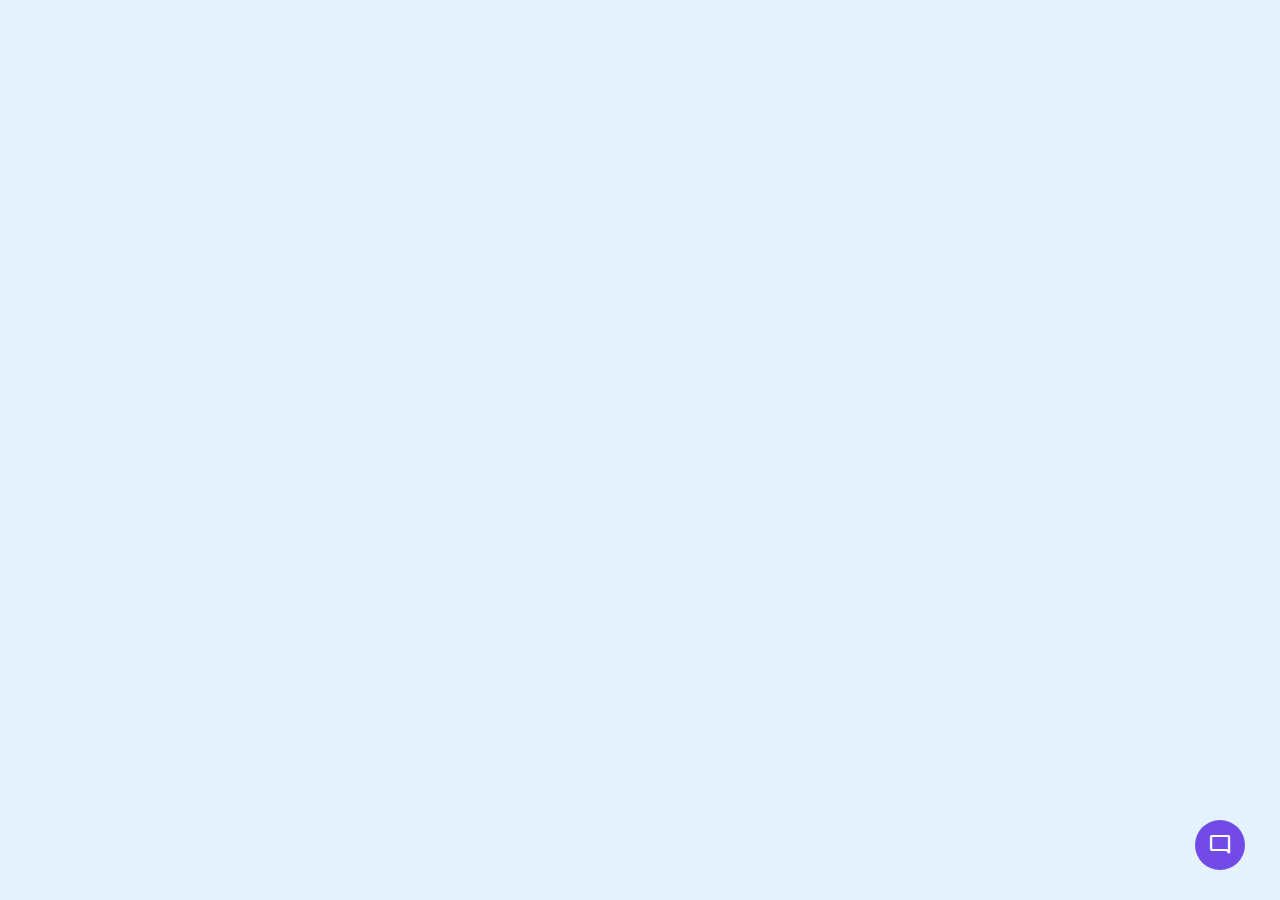
<file: Chatbot/index.html>
<!DOCTYPE html>
<!-- Coding By CodingNepal - www.codingnepalweb.com -->
<html lang="en" dir="ltr">
  <head>
    <meta charset="utf-8">
    <title>Chatbot in JavaScript | CodingNepal</title>
    <link rel="stylesheet" href="style.css">
    <meta name="viewport" content="width=device-width, initial-scale=1.0">
    <!-- Google Fonts Link For Icons -->
    <link rel="stylesheet" href="https://fonts.googleapis.com/css2?family=Material+Symbols+Outlined:opsz,wght,FILL,GRAD@48,400,0,0" />
    <link rel="stylesheet" href="https://fonts.googleapis.com/css2?family=Material+Symbols+Rounded:opsz,wght,FILL,GRAD@48,400,1,0" />
    <script src="script.js" defer></script>
  </head>
  <body>
    <button class="chatbot-toggler">
      <span class="material-symbols-rounded">mode_comment</span>
      <span class="material-symbols-outlined">close</span>
    </button>
    <div class="chatbot">
      <header>
        <h2>Chatbot</h2>
        <span class="close-btn material-symbols-outlined">close</span>
      </header>
      <ul class="chatbox">
        <li class="chat incoming">
          <span class="material-symbols-outlined">smart_toy</span>
          <p>Hi there 👋<br>How can I help you today?</p>
        </li>
      </ul>
      <div class="chat-input">
        <textarea placeholder="Enter a message..." spellcheck="false" required></textarea>
        <span id="send-btn" class="material-symbols-rounded">send</span>
      </div>
    </div>

  </body>
</html>
</file>
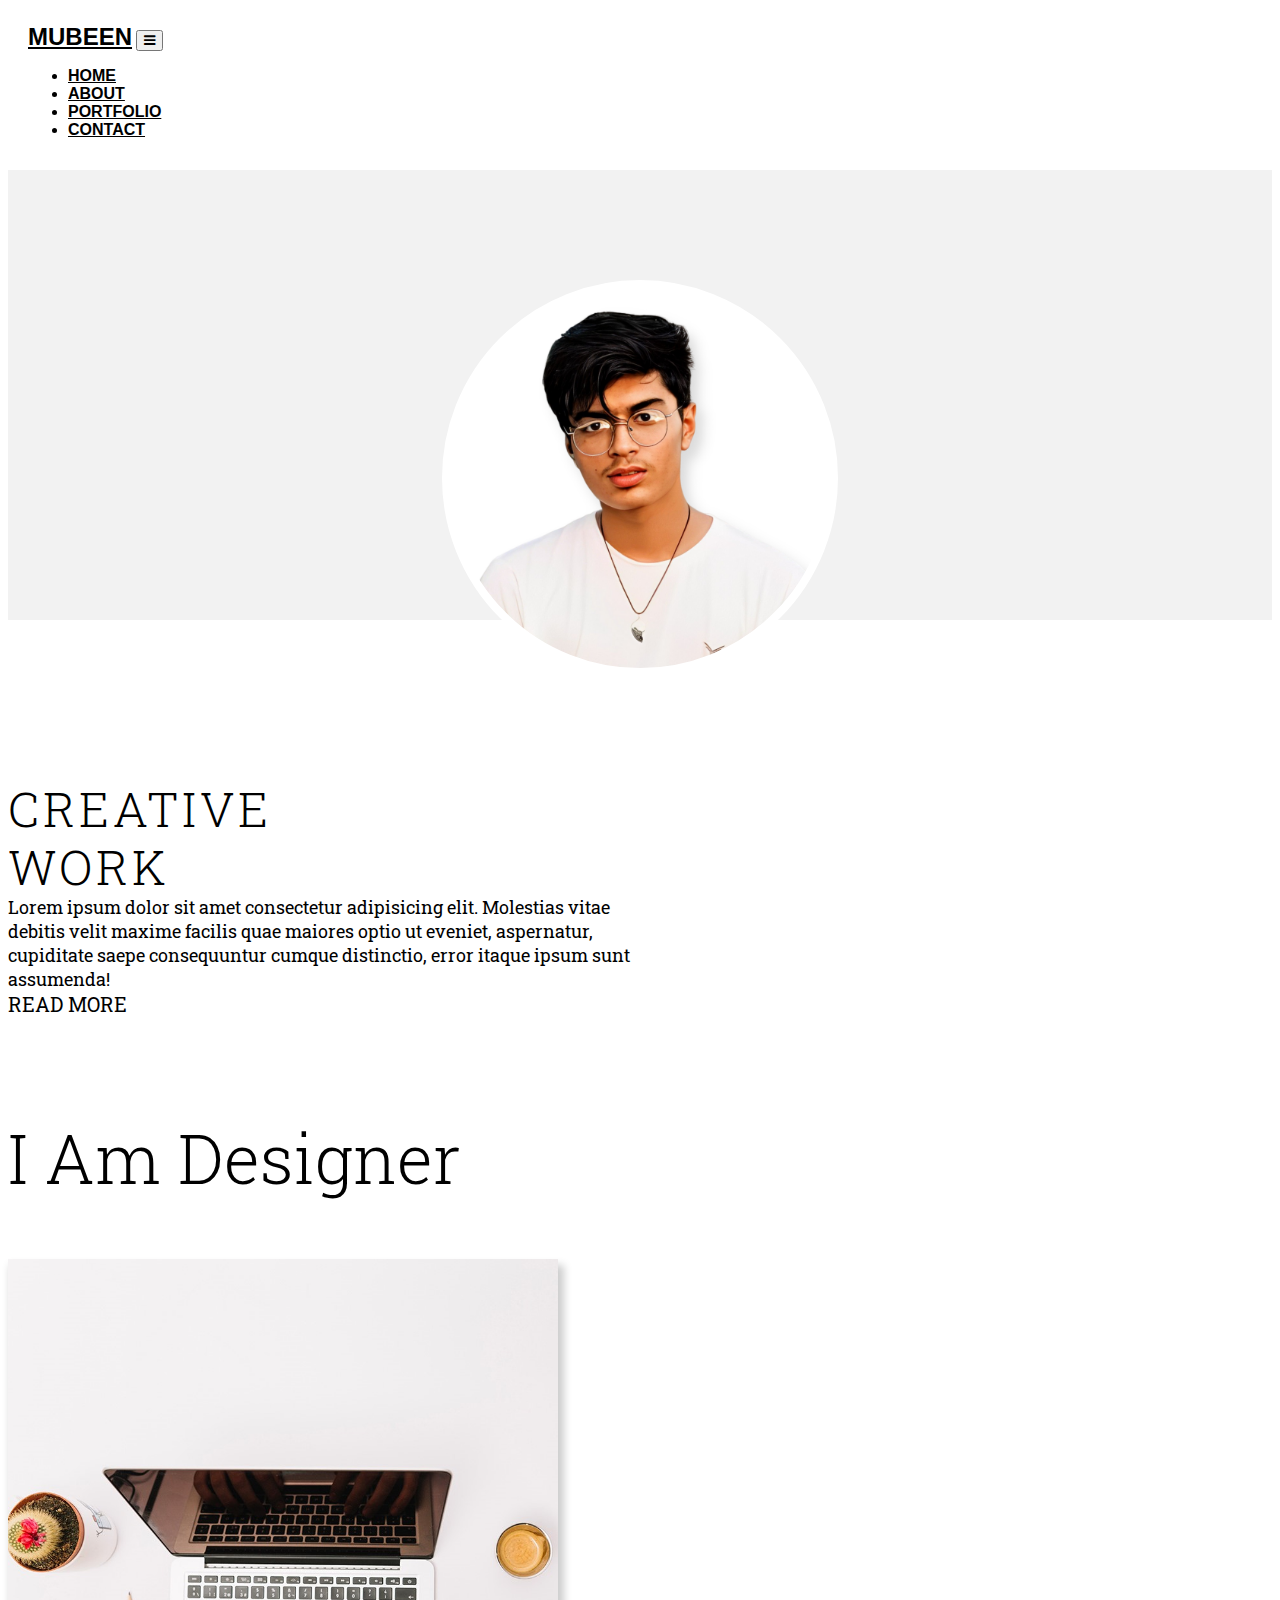
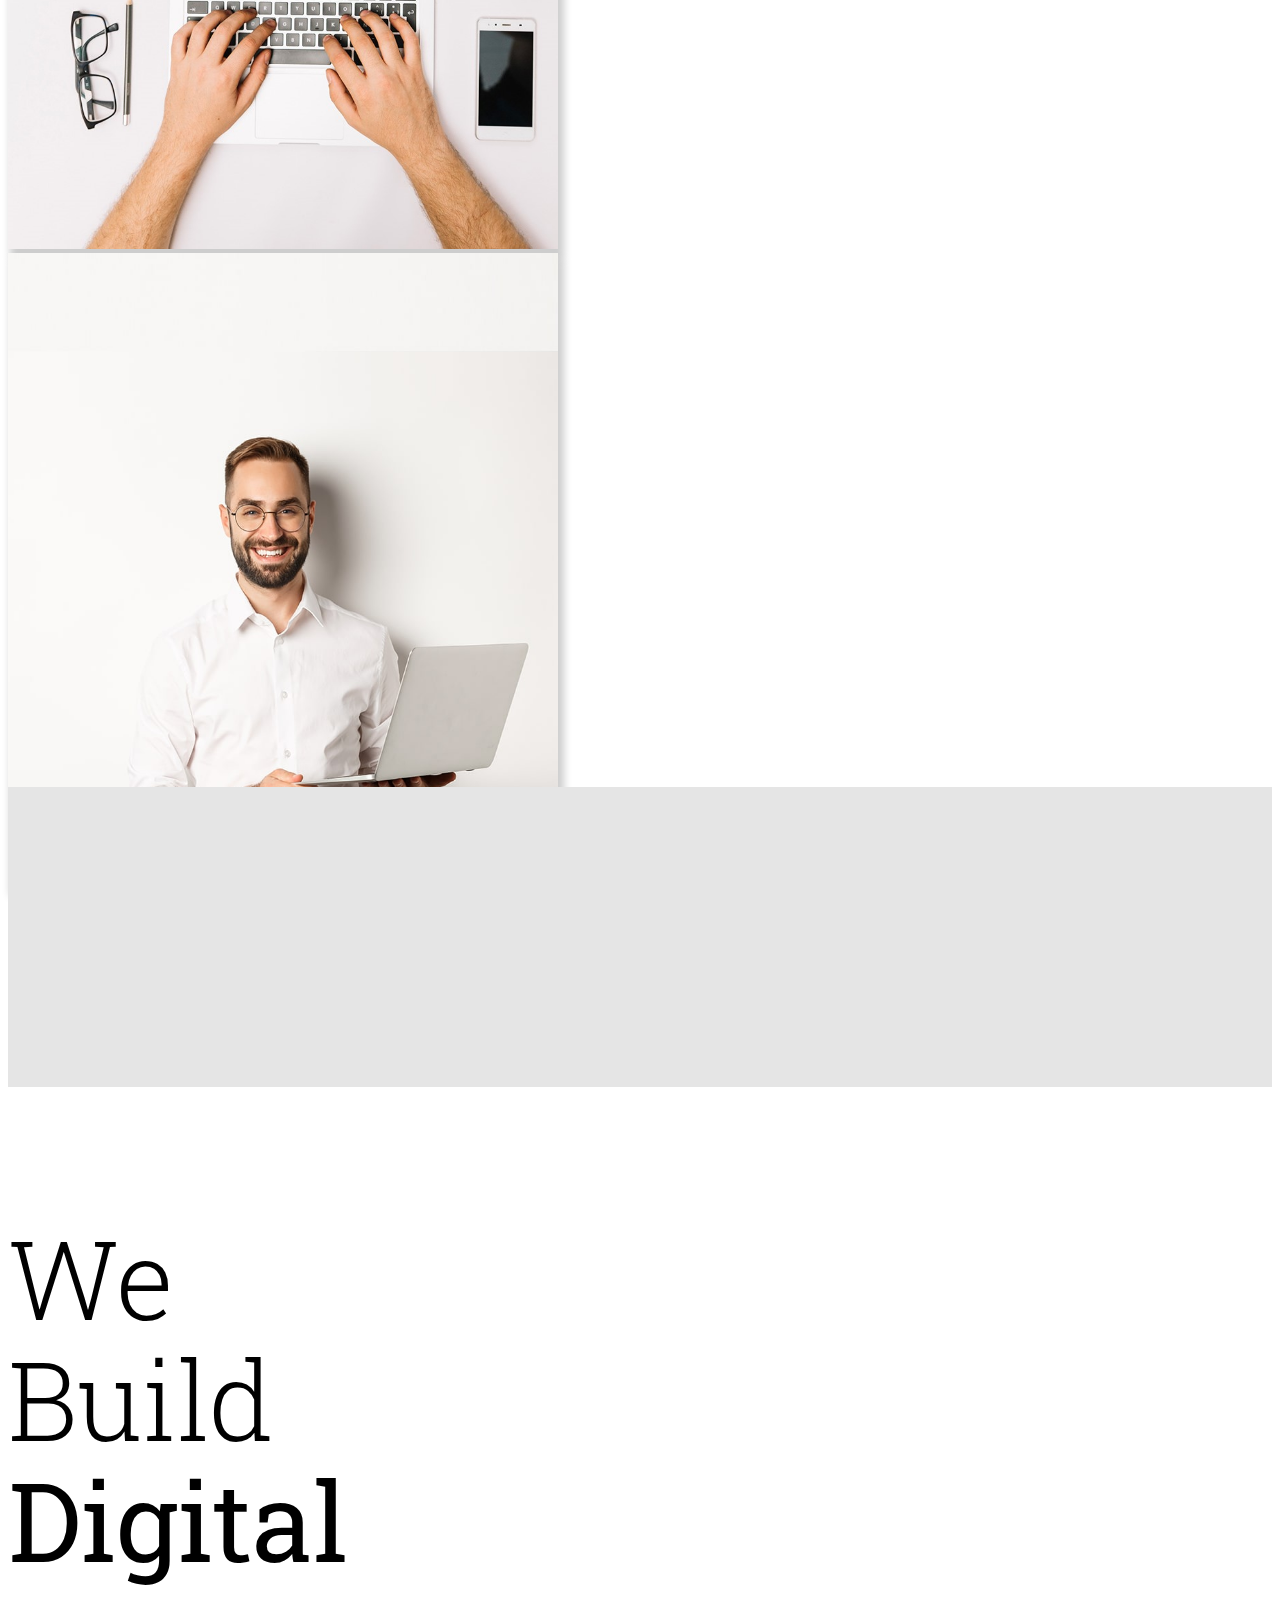
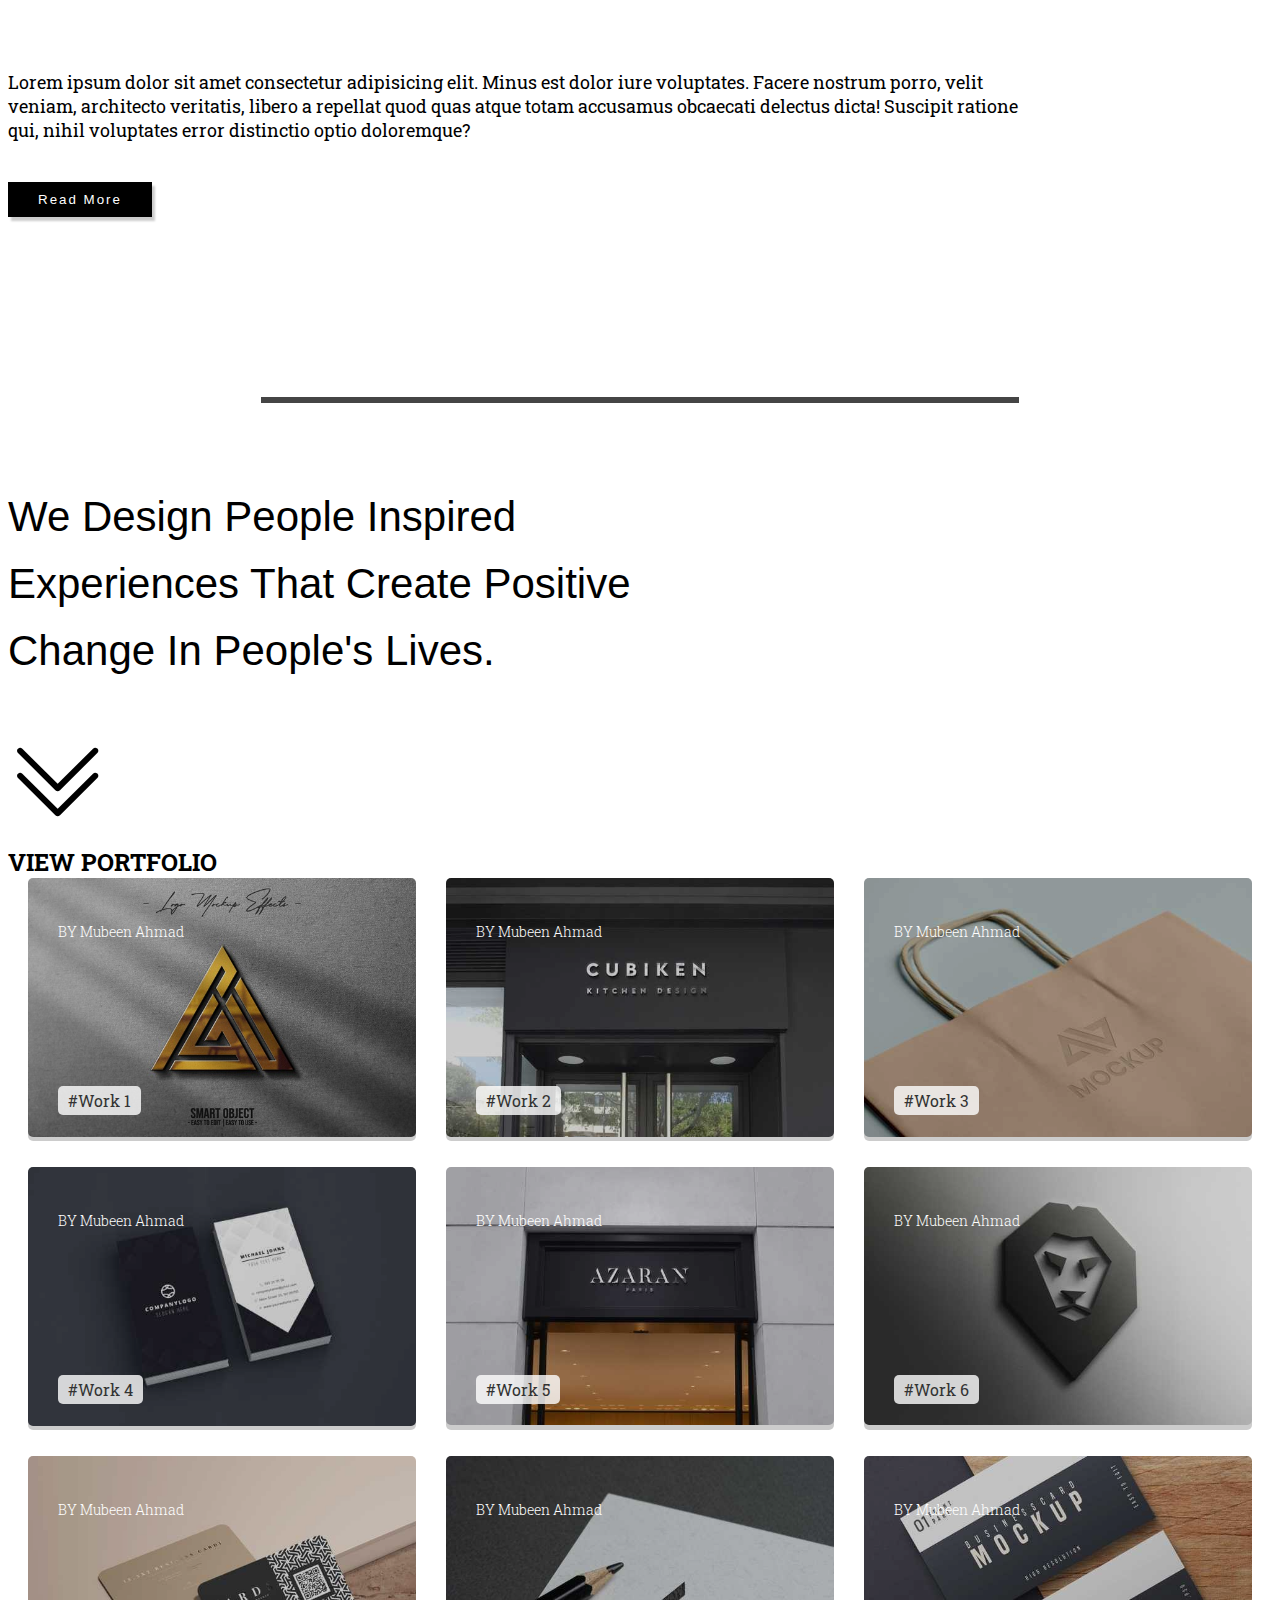
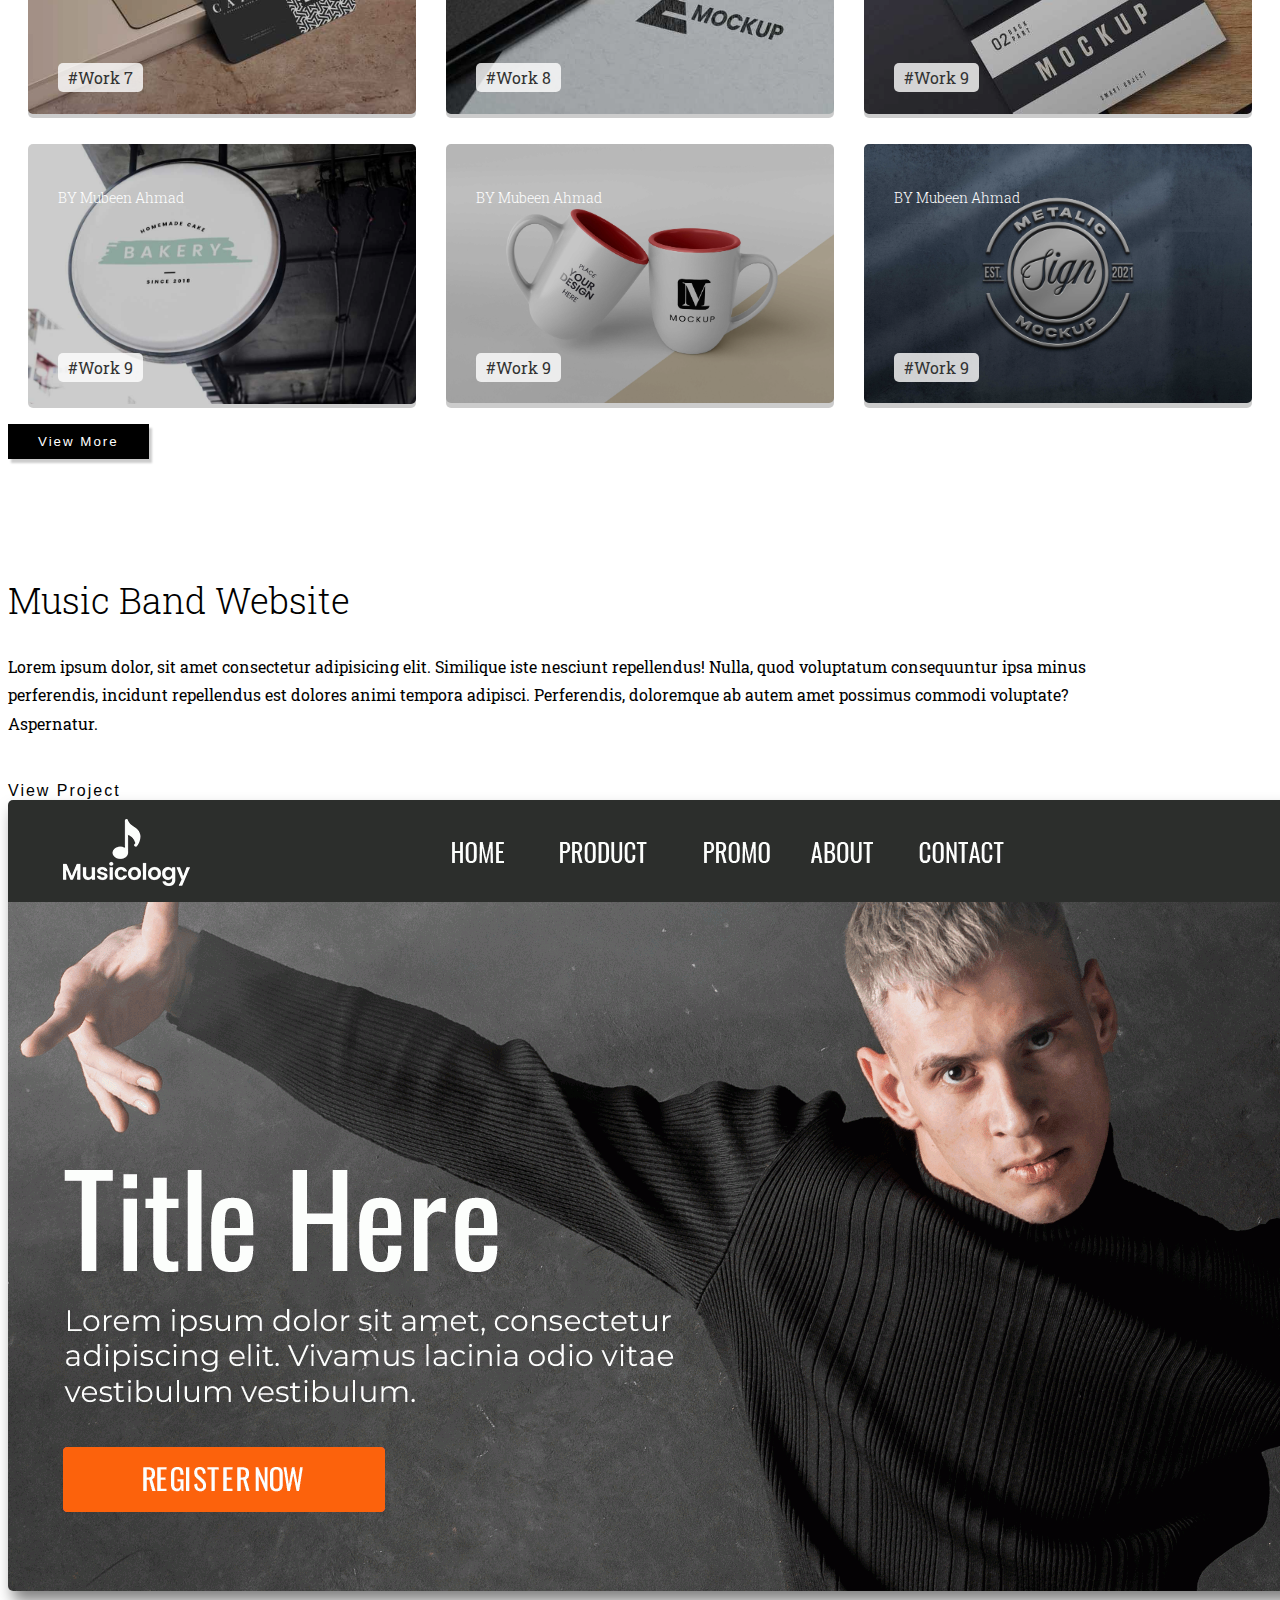
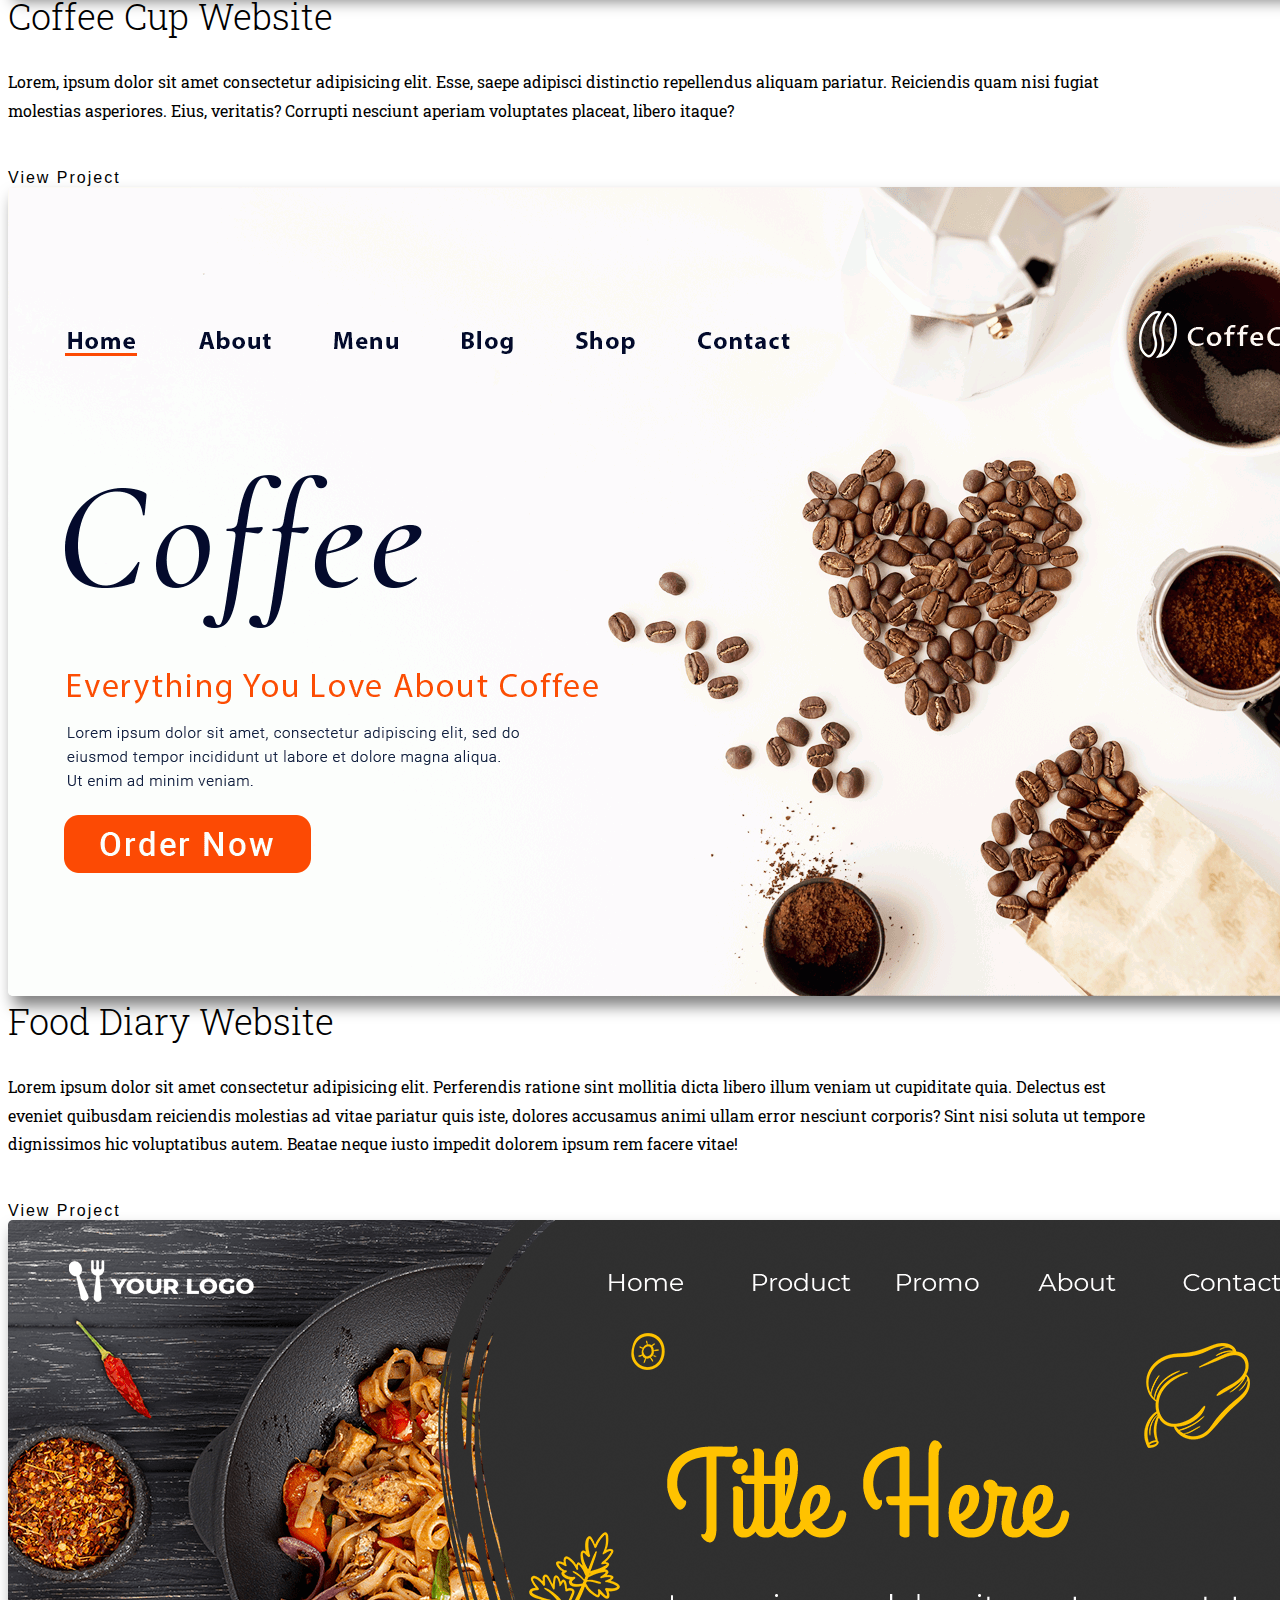
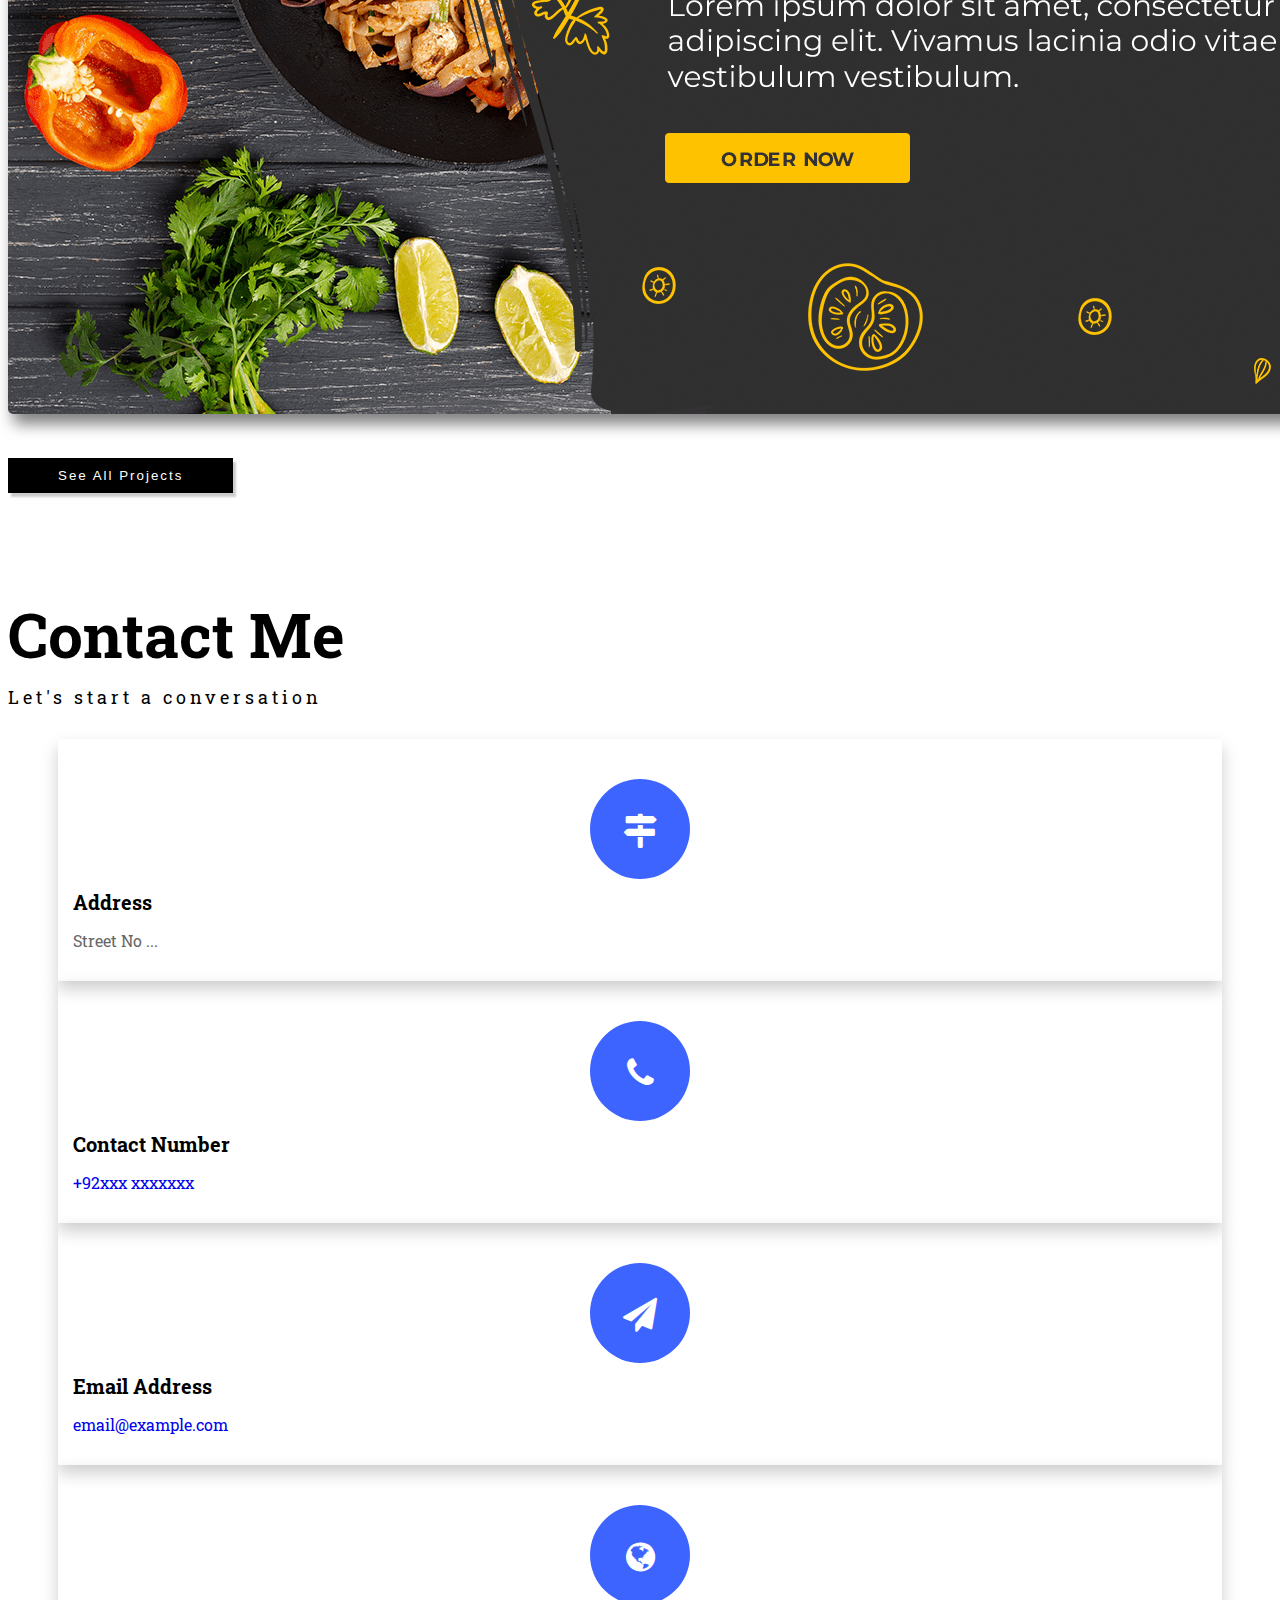
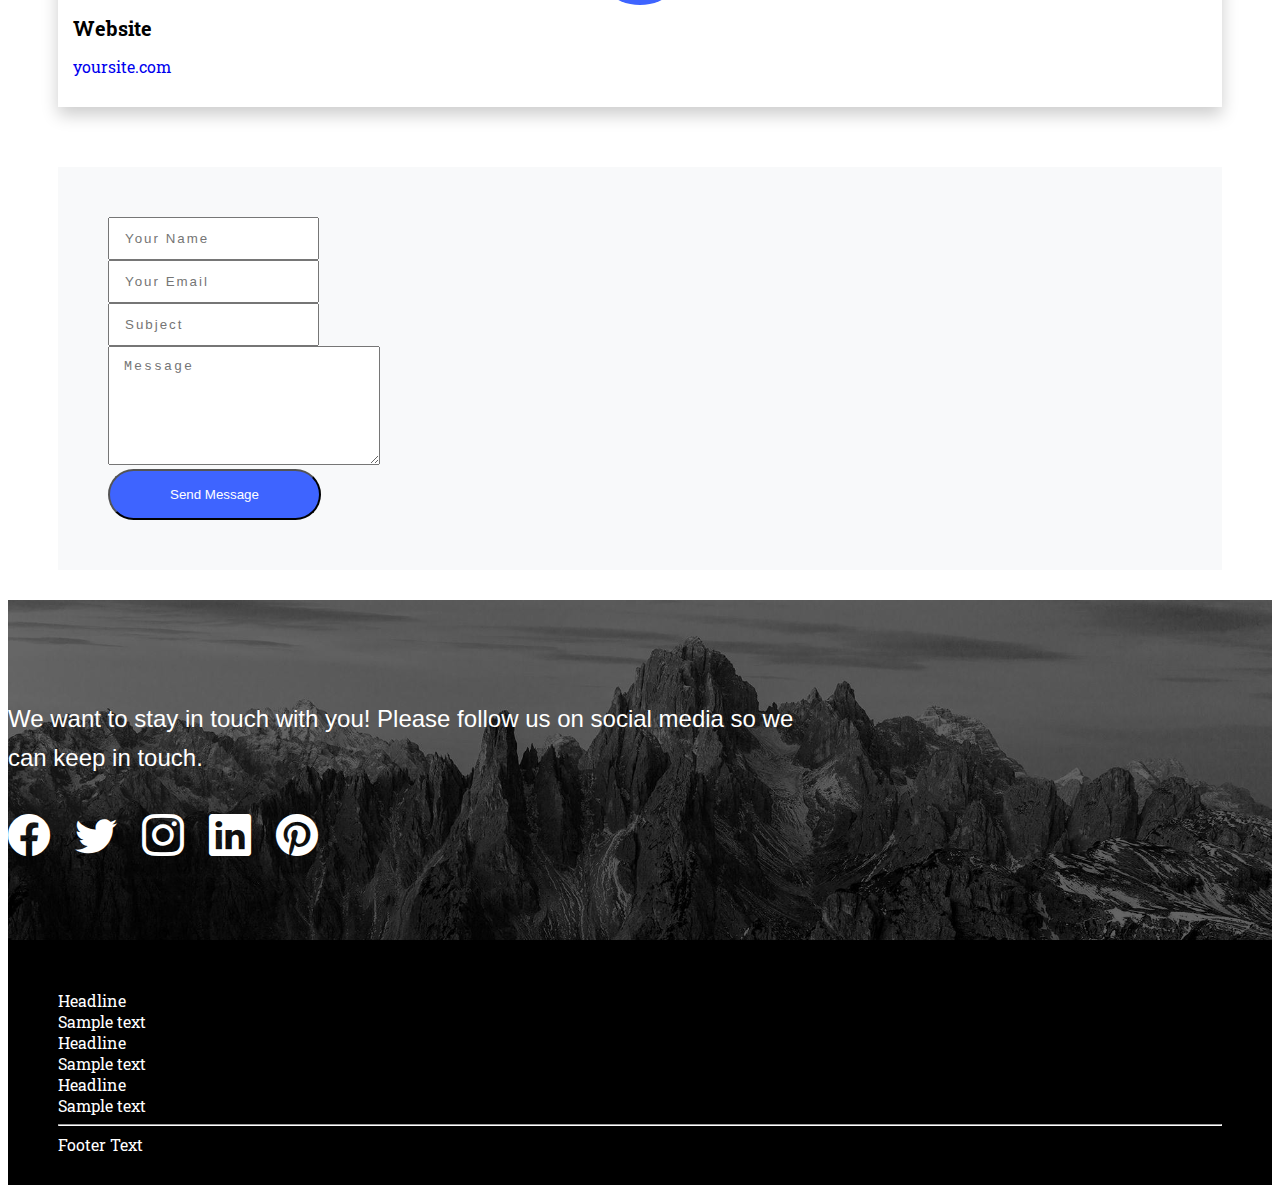
<file: simple-portfolio-website-master/index.html>
<!DOCTYPE html>
<html lang="en">

<head>
    <meta charset="UTF-8">
    <meta http-equiv="X-UA-Compatible" content="IE=edge">
    <meta name="viewport" content="width=device-width, initial-scale=1.0">
    <link rel="stylesheet" href="./css/style.css">
    <link rel="shortcut icon" href="./images/favicon-portfolio.png" type="image/x-icon">
    <link rel="stylesheet" href="https://cdnjs.cloudflare.com/ajax/libs/font-awesome/4.7.0/css/font-awesome.min.css">
    <link rel="stylesheet" href="https://cdn.jsdelivr.net/npm/bootstrap-icons@1.8.1/font/bootstrap-icons.css">
    <link href="https://cdn.jsdelivr.net/npm/bootstrap@5.1.3/dist/css/bootstrap.min.css" rel="stylesheet"
        integrity="sha384-1BmE4kWBq78iYhFldvKuhfTAU6auU8tT94WrHftjDbrCEXSU1oBoqyl2QvZ6jIW3" crossorigin="anonymous">
    <title>My Portfolio</title>
    <script src="https://cdn.jsdelivr.net/npm/bootstrap@5.1.3/dist/js/bootstrap.bundle.min.js"
        integrity="sha384-ka7Sk0Gln4gmtz2MlQnikT1wXgYsOg+OMhuP+IlRH9sENBO0LRn5q+8nbTov4+1p"
        crossorigin="anonymous"></script>
    <script src="https://cdn.jsdelivr.net/npm/@popperjs/core@2.10.2/dist/umd/popper.min.js"
        integrity="sha384-7+zCNj/IqJ95wo16oMtfsKbZ9ccEh31eOz1HGyDuCQ6wgnyJNSYdrPa03rtR1zdB"
        crossorigin="anonymous"></script>
    <script src="https://cdn.jsdelivr.net/npm/bootstrap@5.1.3/dist/js/bootstrap.min.js"
        integrity="sha384-QJHtvGhmr9XOIpI6YVutG+2QOK9T+ZnN4kzFN1RtK3zEFEIsxhlmWl5/YESvpZ13"
        crossorigin="anonymous"></script>
    <script src="https://code.jquery.com/jquery-3.4.1.slim.min.js"
        integrity="sha384-J6qa4849blE2+poT4WnyKhv5vZF5SrPo0iEjwBvKU7imGFAV0wwj1yYfoRSJoZ+n"
        crossorigin="anonymous"></script>
    <script src="https://cdn.jsdelivr.net/npm/popper.js@1.16.0/dist/umd/popper.min.js"
        integrity="sha384-Q6E9RHvbIyZFJoft+2mJbHaEWldlvI9IOYy5n3zV9zzTtmI3UksdQRVvoxMfooAo"
        crossorigin="anonymous"></script>
    <script src="https://stackpath.bootstrapcdn.com/bootstrap/4.4.1/js/bootstrap.min.js"
        integrity="sha384-wfSDF2E50Y2D1uUdj0O3uMBJnjuUD4Ih7YwaYd1iqfktj0Uod8GCExl3Og8ifwB6"
        crossorigin="anonymous"></script>
    <script src="js/nav.js"></script>
</head>

<body>
    <!-- Navbar Start -->
    <nav id="navbar" class="black navbar navbar-expand-lg fixed-top">
        <!-- Brand -->
        <a id="nav-logo" class="navbar-brand" href="index.html">Mubeen</a>

        <!-- Button collapsable -->
        <button class="navbar-toggler" id="nav-btn" type="button" data-toggle="collapse"
            data-target="#collapsibleNavbar">
            <span class="navbar-btn"><i class="fa fa-bars" aria-hidden="true"></i></span>
        </button>
        <!-- Links -->
        <div class="collapse navbar-collapse justify-content-end" id="collapsibleNavbar">
            <ul id="nav-ul" class="navbar-nav">
                <li class="nav-item navigation-list">
                    <a class="nav-link nav-custom-link" href="index.html">Home</a>
                </li>
                <li class="nav-item navigation-list">
                    <a class="nav-link nav-custom-link" href="#about-me">About</a>
                </li>
                <li class="nav-item navigation-list">
                    <a class="nav-link nav-custom-link" href="#my-portfolio">Portfolio</a>
                </li>
                <li class="nav-item navigation-list">
                    <a class="nav-link nav-custom-link" href="#section-contact">Contact</a>
                </li>
            </ul>
        </div>
    </nav>
    <!-- Navbar End -->

    <main class="container-fluid main p-0">
        <!-- SECTION NO 1 -->
        <section class="container-fluid section-1">
            <div class="row section-1-inner">
                <div class="col section-1-inner-col">
                    <div class="image-frame mx-auto my-5">
                    </div>
                </div>
            </div>
        </section>


        <!-- SECTION NO 2 -->
        <section id="about-me" class="container-fluid section-2">
            <div class="row">
                <div class="col text-center">
                    <div class="primary-heading">
                        Creative <span class="fw-bold primary-heading-bold">Work</span>
                    </div>
                    <div class="paragraph mx-auto mt-2">
                        Lorem ipsum dolor sit amet consectetur adipisicing elit. Molestias vitae debitis velit maxime
                        facilis quae maiores optio ut eveniet, aspernatur, cupiditate saepe consequuntur cumque
                        distinctio, error itaque ipsum sunt assumenda!
                    </div>
                    <a type="button" class="section-2-button fw-bold">Read More</a>
                </div>
            </div>
        </section>


        <!-- SECTION NO 3 -->
        <section class="container-fluid section-3">
            <div class="row section-3-inner">
                <div class="col-lg-6 section-3-inner-col-left text-center">
                    <div class="primary-heading section-3-heading text-lg-end">
                        I Am <span class="fw-bold">Designer</span>
                    </div>
                    <div class="section-3-image-left text-lg-end">
                        <img src="./images/Section-3-image-1.jpg" class="img-fluid sec3-images sec3-img-left" alt="">
                    </div>
                </div>
                <div class="col-lg-6 section-3-inner-col-right text-center mt-5 mt-lg-0">
                    <div class="section-3-image-right text-lg-start">
                        <img src="./images/Section-3-image-2.jpg" class="img-fluid sec3-images sec3-img-right" alt="">
                    </div>
                    <div class="section-3-button-right text-lg-start">
                        <button class="sec3-btn-right text-uppercase fw-bold" onclick="location.href='#'">
                            Read More
                        </button>
                    </div>
                </div>
            </div>
            <div class="background-section-3"></div>
        </section>


        <!-- SECTION NO 4 -->
        <section class="container-fluid section-4">
            <div class="row">
                <div class="col-lg-6">
                    <div class="section-4-left text-center text-lg-end pe-0 pe-lg-5">
                        <span class="section-4-heading text__light">We</span>
                        <span class="section-4-heading text__light">Build</span>
                        <span class="section-4-heading-bold fw-bolder">Digital</span>
                    </div>
                </div>
                <div class="col-lg-6">
                    <div class="section-4-right text-center text-lg-start">
                        <div class="sec4-blank"></div>
                        <div class="sec4-text">
                            Lorem ipsum dolor sit amet consectetur adipisicing elit. Minus est dolor iure voluptates.
                            Facere nostrum porro, velit veniam, architecto veritatis, libero a repellat quod quas atque
                            totam accusamus obcaecati delectus dicta! Suscipit ratione qui, nihil voluptates error
                            distinctio optio doloremque?
                        </div>
                        <div class="section-4-button">
                            <button class="sec4-btn text-uppercase fw-bold" onclick="location.href='#'">Read
                                More</button>
                        </div>
                    </div>
                </div>
            </div>
        </section>

        <!-- Divider -->
        <div class="bold-line"></div>


        <!-- SECTION NO 5 -->
        <section id="my-portfolio" class="container-fluid section-5">
            <div class="row">
                <div class="col">
                    <div class="section-5-text text-center mx-auto">
                        We Design People Inspired Experiences That Create Positive Change In People's Lives.
                    </div>
                    <div class="section-5-icon text-center">
                        <i class="bi bi-chevron-double-down sec5-icon"></i>
                    </div>
                </div>
            </div>
            <div class="row">
                <div class="col text-center">
                    <div class="sec5-portfolio-head">
                        View Portfolio
                    </div>
                </div>
            </div>

            <div class="row mt-4 mt-md-5 work-gallery-row">
                <div class="masonry">
                    <!-- Work 1 -->
                    <div class="grid">
                        <img src="./images/work-1.jpg" class="img-fluid image-work">
                        <div class="grid__body">
                            <div class="relative">
                                <a class="grid__link" target="_blank" href="#"></a>
                                <p class="grid__author">BY Mubeen Ahmad</p>
                            </div>
                            <div class="mt-auto">
                                <span class="grid__tag">#Work 1</span>
                            </div>
                        </div>
                    </div>
                    <!-- Work 2 -->
                    <div class="grid">
                        <img src="./images/work-2.jpg" class="img-fluid image-work">
                        <div class="grid__body">
                            <div class="relative">
                                <a class="grid__link" target="_blank" href="#"></a>
                                <p class="grid__author">BY Mubeen Ahmad</p>
                            </div>
                            <div class="mt-auto">
                                <span class="grid__tag">#Work 2</span>
                            </div>
                        </div>
                    </div>
                    <!-- Work 3 -->
                    <div class="grid">
                        <img src="./images/work-3.jpg" class="img-fluid image-work">
                        <div class="grid__body">
                            <div class="relative">
                                <a class="grid__link" target="_blank" href="#"></a>
                                <p class="grid__author">BY Mubeen Ahmad</p>
                            </div>
                            <div class="mt-auto">
                                <span class="grid__tag">#Work 3</span>
                            </div>
                        </div>
                    </div>
                    <!-- Work 4 -->
                    <div class="grid">
                        <img src="./images/work-4.jpg" class="img-fluid image-work">
                        <div class="grid__body">
                            <div class="relative">
                                <a class="grid__link" target="_blank" href="#"></a>
                                <p class="grid__author">BY Mubeen Ahmad</p>
                            </div>
                            <div class="mt-auto">
                                <span class="grid__tag">#Work 4</span>
                            </div>
                        </div>
                    </div>
                    <!-- Work 5 -->
                    <div class="grid">
                        <img src="./images/work-5.jpg" class="img-fluid image-work">
                        <div class="grid__body">
                            <div class="relative">
                                <a class="grid__link" target="_blank" href="#"></a>
                                <p class="grid__author">BY Mubeen Ahmad</p>
                            </div>
                            <div class="mt-auto">
                                <span class="grid__tag">#Work 5</span>
                            </div>
                        </div>
                    </div>
                    <!-- Work 6 -->
                    <div class="grid">
                        <img src="./images/work-6.jpg" class="img-fluid image-work">
                        <div class="grid__body">
                            <div class="relative">
                                <a class="grid__link" target="_blank" href="#"></a>
                                <p class="grid__author">BY Mubeen Ahmad</p>
                            </div>
                            <div class="mt-auto">
                                <span class="grid__tag">#Work 6</span>
                            </div>
                        </div>
                    </div>
                    <!-- Work 7 -->
                    <div class="grid">
                        <img src="./images/work-7.jpg" class="img-fluid image-work">
                        <div class="grid__body">
                            <div class="relative">
                                <a class="grid__link" target="_blank" href="#"></a>
                                <p class="grid__author">BY Mubeen Ahmad</p>
                            </div>
                            <div class="mt-auto">
                                <span class="grid__tag">#Work 7</span>
                            </div>
                        </div>
                    </div>
                    <!-- Work 8 -->
                    <div class="grid">
                        <img src="./images/work-8.jpg" class="img-fluid image-work">
                        <div class="grid__body">
                            <div class="relative">
                                <a class="grid__link" target="_blank" href="#"></a>
                                <p class="grid__author">BY Mubeen Ahmad</p>
                            </div>
                            <div class="mt-auto">
                                <span class="grid__tag">#Work 8</span>
                            </div>
                        </div>
                    </div>
                    <!-- Work 9 -->
                    <div class="grid">
                        <img src="./images/work-9.jpg" class="img-fluid image-work">
                        <div class="grid__body">
                            <div class="relative">
                                <a class="grid__link" target="_blank" href="#"></a>
                                <p class="grid__author">BY Mubeen Ahmad</p>
                            </div>
                            <div class="mt-auto">
                                <span class="grid__tag">#Work 9</span>
                            </div>
                        </div>
                    </div>
                    <!-- Work 10 -->
                    <div class="grid">
                        <img src="./images/work-10.jpg" class="img-fluid image-work">
                        <div class="grid__body">
                            <div class="relative">
                                <a class="grid__link" target="_blank" href="#"></a>
                                <p class="grid__author">BY Mubeen Ahmad</p>
                            </div>
                            <div class="mt-auto">
                                <span class="grid__tag">#Work 9</span>
                            </div>
                        </div>
                    </div>
                    <!-- Work 11 -->
                    <div class="grid">
                        <img src="./images/work-11.jpg" class="img-fluid image-work">
                        <div class="grid__body">
                            <div class="relative">
                                <a class="grid__link" target="_blank" href="#"></a>
                                <p class="grid__author">BY Mubeen Ahmad</p>
                            </div>
                            <div class="mt-auto">
                                <span class="grid__tag">#Work 9</span>
                            </div>
                        </div>
                    </div>
                    <!-- Work 12 -->
                    <div class="grid">
                        <img src="./images/work-12.jpg" class="img-fluid image-work">
                        <div class="grid__body">
                            <div class="relative">
                                <a class="grid__link" target="_blank" href="#"></a>
                                <p class="grid__author">BY Mubeen Ahmad</p>
                            </div>
                            <div class="mt-auto">
                                <span class="grid__tag">#Work 9</span>
                            </div>
                        </div>
                    </div>
                </div>
            </div>

            <div class="row">
                <div class="section-5-button mt-4 mt-sm-5 text-center">
                    <button class="sec5-btn text-uppercase fw-bold" onclick="location.href='#'">View More</button>
                </div>
            </div>
        </section>

        <!-- SECTION NO 6 -->
        <section class="container-fluid section-6">
            <div class="row section-6-inner mx-auto">
                <div class="col-lg-6 sec-6-left  pe-0 pe-lg-4">
                    <div class="section-6-heading">
                        <span class="fw-bold">Music Band</span> Website
                    </div>
                    <div class="section-6-para">
                        Lorem ipsum dolor, sit amet consectetur adipisicing elit. Similique iste nesciunt repellendus!
                        Nulla, quod voluptatum consequuntur ipsa minus perferendis, incidunt repellendus est dolores
                        animi tempora adipisci. Perferendis, doloremque ab autem amet possimus commodi voluptate?
                        Aspernatur.
                    </div>
                    <div class="section-6-button">
                        <a class="sec6-btn text-uppercase fw-bold" onclick="location.href='#'">View Project</a>
                    </div>
                </div>
                <div class="col-lg-6 sec-6-right mt-lg-0 mt-5">
                    <a href="#"><img src="./images/music-band-website.png" class="img-fluid sec6-image" alt=""></a>
                </div>
            </div>

            <div class="row section-6-inner mx-auto mt-5">
                <div class="col-lg-6 sec-6-left  pe-0 pe-lg-4">
                    <div class="section-6-heading">
                        <span class="fw-bold">Coffee Cup</span> Website
                    </div>
                    <div class="section-6-para">
                        Lorem, ipsum dolor sit amet consectetur adipisicing elit. Esse, saepe adipisci distinctio
                        repellendus aliquam pariatur. Reiciendis quam nisi fugiat molestias asperiores. Eius, veritatis?
                        Corrupti nesciunt aperiam voluptates placeat, libero itaque?
                    </div>
                    <div class="section-6-button">
                        <a class="sec6-btn text-uppercase fw-bold" onclick="location.href='#'">View Project</a>
                    </div>
                </div>
                <div class="col-lg-6 sec-6-right mt-lg-0 mt-5">
                    <a href="#"><img src="./images/coffee-cup-website.png" class="img-fluid sec6-image" alt=""></a>
                </div>
            </div>

            <div class="row section-6-inner mx-auto mt-5">
                <div class="col-lg-6 sec-6-left  pe-0 pe-lg-4">
                    <div class="section-6-heading">
                        <span class="fw-bold">Food Diary</span> Website
                    </div>
                    <div class="section-6-para">
                        Lorem ipsum dolor sit amet consectetur adipisicing elit. Perferendis ratione sint mollitia dicta
                        libero illum veniam ut cupiditate quia. Delectus est eveniet quibusdam reiciendis molestias ad
                        vitae pariatur quis iste, dolores accusamus animi ullam error nesciunt corporis? Sint nisi
                        soluta ut tempore dignissimos hic voluptatibus autem. Beatae neque iusto impedit dolorem ipsum
                        rem facere vitae!
                    </div>
                    <div class="section-6-button">
                        <a class="sec6-btn text-uppercase fw-bold" onclick="location.href='#'">View Project</a>
                    </div>
                </div>
                <div class="col-lg-6 sec-6-right mt-lg-0 mt-5">
                    <a href="#"><img src="./images/food-dairy-website.png" class="img-fluid sec6-image" alt=""></a>
                </div>
            </div>

            <div class="row mt-5">
                <div class="section-6-button-see-all text-center">
                    <button class="sec6-btn-see-all text-uppercase fw-bold" onclick="location.href='#'">See All
                        Projects</button>
                </div>
            </div>
        </section>

        <!-- SECTION CONTACT -->
        <section id="section-contact" class="container-fluid">
            <div class="row">
                <div class="col-12 text-center">
                    <div class="contact-heading">
                        Contact Me
                    </div>
                    <div class="contact-para">
                        Let's start a conversation
                    </div>
                </div>
            </div>
            <div class="row card-row-1">
                <div class="col-lg-3 col-md-6">
                    <div class="card text-center custom-card">
                        <!-- <div class="card-header"></div> -->
                        <div class="card-body">
                            <div class="card-circle">
                                <div class="card-circle-icon"><i class="fa fa-map-signs" aria-hidden="true"></i></div>
                            </div>
                            <div class="card-heading">Address</div>
                            <div class="card-para">Street No ...</div>
                        </div>
                        <!-- <div class="card-footer"></div> -->
                    </div>
                </div>
                <div class="col-lg-3 col-md-6">
                    <div class="card text-center custom-card mt-5 mt-md-0">
                        <!-- <div class="card-header"></div> -->
                        <div class="card-body">
                            <div class="card-circle">
                                <div class="card-circle-icon"><i class="fa fa-phone" aria-hidden="true"></i></div>
                            </div>
                            <div class="card-heading">Contact Number</div>
                            <div class="card-para"><a class="card-link" href="https://wa.me/+92xxxxxxxxxx">+92xxx
                                    xxxxxxx</div></a>
                        </div>
                        <!-- <div class="card-footer"></div> -->
                    </div>
                </div>
                <div class="col-lg-3 col-md-6">
                    <div class="card text-center custom-card mt-5 mt-lg-0">
                        <!-- <div class="card-header"></div> -->
                        <div class="card-body">
                            <div class="card-circle">
                                <div class="card-circle-icon"><i class="fa fa-paper-plane" aria-hidden="true"></i></div>
                            </div>
                            <div class="card-heading">Email Address</div>
                            <div class="card-para"><a class="card-link"
                                    href="mailto:email@example.com">email@example.com</div></a>
                        </div>
                        <!-- <div class="card-footer"></div> -->
                    </div>
                </div>
                <div class="col-lg-3 col-md-6">
                    <div class="card text-center custom-card mt-5 mt-lg-0">
                        <!-- <div class="card-header"></div> -->
                        <div class="card-body">
                            <div class="card-circle">
                                <div class="card-circle-icon"><i class="fa fa-globe" aria-hidden="true"></i></div>
                            </div>
                            <div class="card-heading">Website</div>
                            <div class="card-para"><a class="card-link" href="#">yoursite.com</a></div>
                        </div>
                        <!-- <div class="card-footer"></div> -->
                    </div>
                </div>
            </div>
            <div class="row card-row-2">
                <div class="col-lg-6 contact-image">
                </div>
                <div class="col-lg-6 contact-form-div">
                    <form action="#" class="contact-form">
                        <div class="form-group mt-3 mt-sm-4">
                            <input type="text" id="custom-input1" class="form-control" placeholder="Your Name">
                        </div>
                        <div class="form-group mt-3 mt-sm-4">
                            <input type="text" id="custom-input2" class="form-control" placeholder="Your Email">
                        </div>
                        <div class="form-group mt-3 mt-sm-4">
                            <input type="text" id="custom-input3" class="form-control" placeholder="Subject">
                        </div>
                        <div class="form-group mt-3 mt-sm-4">
                            <textarea name="" id="custom-textarea" cols="30" rows="7" class="form-control"
                                placeholder="Message"></textarea>
                        </div>
                        <div class="form-group mt-3 mt-sm-4 form-button">
                            <input type="submit" value="Send Message" id="contact-custom-button" class="btn">
                        </div>
                    </form>
                </div>
            </div>
        </section>


        <!-- SECTION NO 7 -->
        <section class="container-fluid section-7">
            <div class="row section-7-inner mx-auto text-center">
                <div class="col">
                    <div class="section-7-text">
                        We want to stay in touch with you! Please follow us on social media so we can keep in touch.
                    </div>
                    <div class="section-7-icons">
                        <a href="#" class="social-icons"><i class="bi bi-facebook icons"></i></a>
                        <a href="#" class="social-icons"><i class="bi bi-twitter icons"></i></a>
                        <a href="#" class="social-icons"><i class="bi bi-instagram icons"></i></a>
                        <a href="#" class="social-icons"><i class="bi bi-linkedin icons"></i></a>
                        <a href="#" class="social-icons"><i class="bi bi-pinterest icons"></i></a>
                    </div>
                </div>
            </div>
        </section>

        <!-- SECTION NO 8 -->
        <footer class="container-fluid footer">
            <div class="row section-footer-inner mx-auto">
                <div class="col-sm-4">
                    <div class="footer-headline">
                        Headline
                    </div>
                    <div class="footer-text">
                        Sample text
                    </div>
                </div>
                <div class="col-sm-4 mt-5 mt-sm-0">
                    <div class="footer-headline">
                        Headline
                    </div>
                    <div class="footer-text">
                        Sample text
                    </div>
                </div>
                <div class="col-sm-4 mt-5 mt-sm-0">
                    <div class="footer-headline">
                        Headline
                    </div>
                    <div class="footer-text">
                        Sample text
                    </div>
                </div>
            </div>

            <!-- Divider -->
            <hr style="border-bottom: 1px solid #FFFFFF;">

            <div class="row section-footer-inner">
                <div class="col">
                    <div class="footer-copyright text-center mt-2">
                        Footer Text
                    </div>
                </div>
            </div>
        </footer>
    </main>
</body>

</html>
</file>
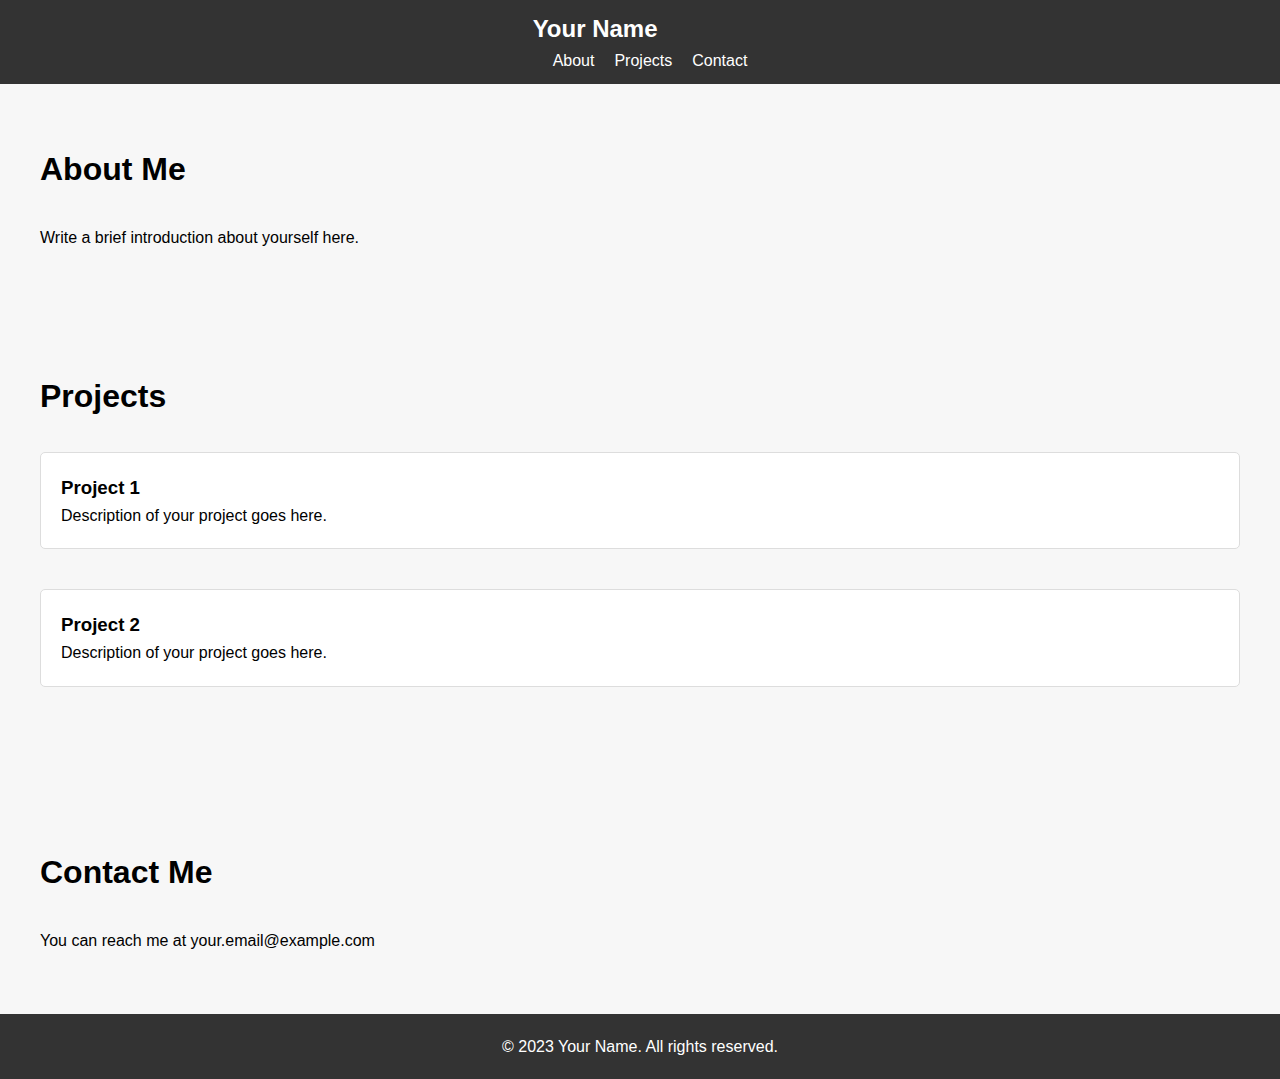
<file: chatgpt/portfolio/index.html>
<!DOCTYPE html>
<html lang="en">
<head>
    <meta charset="UTF-8">
    <meta name="viewport" content="width=device-width, initial-scale=1.0">
    <title>Your Name - Portfolio</title>
    <link rel="stylesheet" href="styles.css">
</head>
<body>
    <header class="header">
        <nav class="navbar">
            <div class="container">
                <h1 class="logo">Your Name</h1>
                <button class="nav-toggle" aria-label="Toggle navigation">
                    <span class="bar"></span>
                    <span class="bar"></span>
                    <span class="bar"></span>
                </button>
                <ul class="nav-menu">
                    <li><a href="#about">About</a></li>
                    <li><a href="#projects">Projects</a></li>
                    <li><a href="#contact">Contact</a></li>
                </ul>
            </div>
        </nav>
    </header>

    <section id="about" class="section">
        <div class="container">
            <h2 class="section-title">About Me</h2>
            <p>Write a brief introduction about yourself here.</p>
        </div>
    </section>

    <section id="projects" class="section">
        <div class="container">
            <h2 class="section-title">Projects</h2>
            <div class="project">
                <h3>Project 1</h3>
                <p>Description of your project goes here.</p>
            </div>
            <div class="project">
                <h3>Project 2</h3>
                <p>Description of your project goes here.</p>
            </div>
            <!-- Add more projects as needed -->
        </div>
    </section>

    <section id="contact" class="section">
        <div class="container">
            <h2 class="section-title">Contact Me</h2>
            <p>You can reach me at your.email@example.com</p>
        </div>
    </section>

    <footer class="footer">
        <div class="container">
            <p>&copy; 2023 Your Name. All rights reserved.</p>
        </div>
    </footer>

    <script src="script.js"></script>
</body>
</html>
</file>
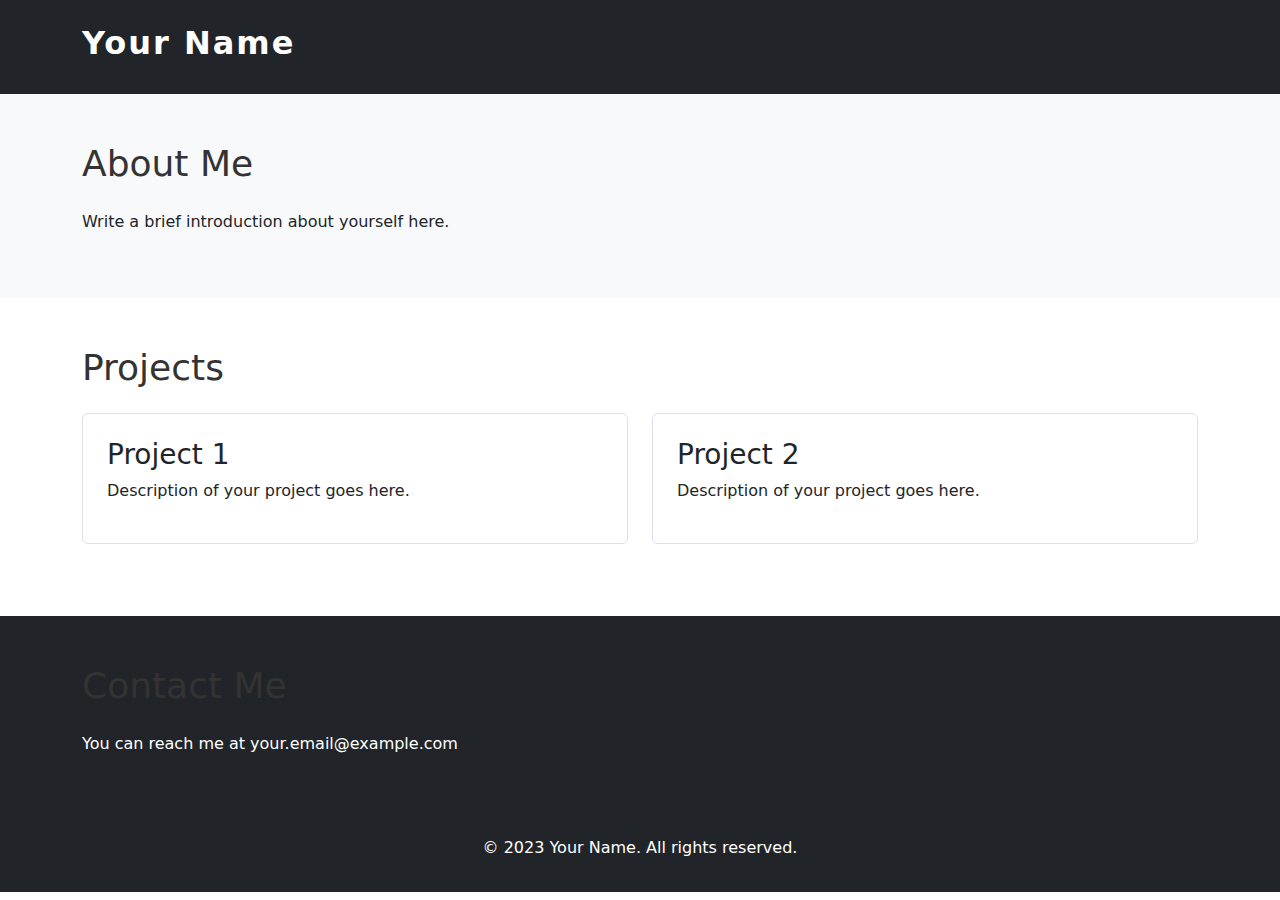
<file: chatgpt/portfolio/Bootstrap/index.html>
<!DOCTYPE html>
<html lang="en">
<head>
    <meta charset="UTF-8">
    <meta name="viewport" content="width=device-width, initial-scale=1.0">
    <title>Your Name - Portfolio</title>
    <link rel="stylesheet" href="https://cdn.jsdelivr.net/npm/bootstrap@5.3.0/dist/css/bootstrap.min.css">
    <link rel="stylesheet" href="styles.css">
</head>
<body>
    <header class="bg-dark text-white py-4">
        <nav class="container d-flex justify-content-between align-items-center">
            <h1 class="logo">Your Name</h1>
            <button class="navbar-toggler" type="button" data-bs-toggle="collapse" data-bs-target="#navbarNav" aria-controls="navbarNav" aria-expanded="false" aria-label="Toggle navigation">
                <span class="navbar-toggler-icon"></span>
            </button>
            <div class="collapse navbar-collapse" id="navbarNav">
                <ul class="navbar-nav ml-auto">
                    <li class="nav-item"><a class="nav-link" href="#about">About</a></li>
                    <li class="nav-item"><a class="nav-link" href="#projects">Projects</a></li>
                    <li class="nav-item"><a class="nav-link" href="#contact">Contact</a></li>
                </ul>
            </div>
        </nav>
    </header>

    <section id="about" class="py-5 bg-light">
        <div class="container">
            <h2 class="section-title mb-4">About Me</h2>
            <p>Write a brief introduction about yourself here.</p>
        </div>
    </section>

    <section id="projects" class="py-5">
        <div class="container">
            <h2 class="section-title mb-4">Projects</h2>
            <div class="row">
                <div class="col-md-6 mb-4">
                    <div class="project p-4 bg-white border rounded">
                        <h3>Project 1</h3>
                        <p>Description of your project goes here.</p>
                    </div>
                </div>
                <div class="col-md-6 mb-4">
                    <div class="project p-4 bg-white border rounded">
                        <h3>Project 2</h3>
                        <p>Description of your project goes here.</p>
                    </div>
                </div>
                <!-- Add more projects as needed -->
            </div>
        </div>
    </section>

    <section id="contact" class="py-5 bg-dark text-white">
        <div class="container">
            <h2 class="section-title mb-4">Contact Me</h2>
            <p>You can reach me at your.email@example.com</p>
        </div>
    </section>

    <footer class="bg-dark text-white py-3">
        <div class="container text-center">
            <p>&copy; 2023 Your Name. All rights reserved.</p>
        </div>
    </footer>

    <script src="https://cdn.jsdelivr.net/npm/bootstrap@5.3.0/dist/js/bootstrap.bundle.min.js"></script>
</body>
</html>
</file>
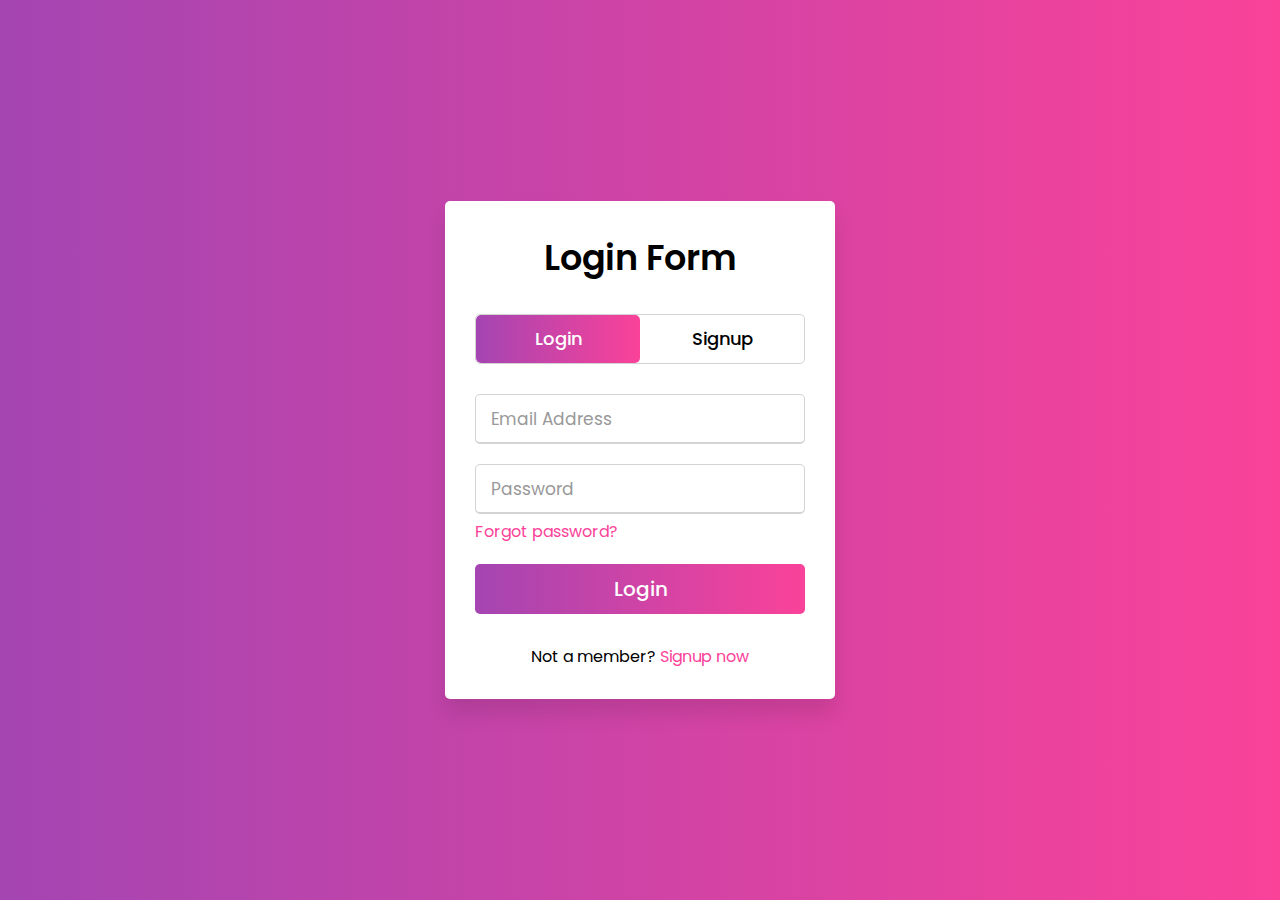
<file: public/login.html>
<!DOCTYPE html>
<html lang="en" dir="ltr">
  <head>
    <meta charset="utf-8">
    <title>Login & Signup Form | CodingNepal</title>
    <link rel="stylesheet" href="stylelogin.css">
    <meta name="viewport" content="width=device-width, initial-scale=1.0">
  </head>
  <body>
    <div class="wrapper">
      <div class="title-text">
        <div class="title login">Login Form</div>
        <div class="title signup">Signup Form</div>
      </div>
      <div class="form-container">
        <div class="slide-controls">
          <input type="radio" name="slide" id="login" checked>
          <input type="radio" name="slide" id="signup">
          <label for="login" class="slide login">Login</label>
          <label for="signup" class="slide signup">Signup</label>
          <div class="slider-tab"></div>
        </div>
        <div class="form-inner">
          <form action="#" class="login">
            <div class="field">
              <input type="text" placeholder="Email Address" required>
            </div>
            <div class="field">
              <input type="password" placeholder="Password" required>
            </div>
            <div class="pass-link"><a href="#">Forgot password?</a></div>
            <div class="field btn">
              <div class="btn-layer"></div>
              <input type="submit" value="Login">
            </div>
            <div class="signup-link">Not a member? <a href="">Signup now</a></div>
          </form>
          <form action="#" class="signup">
            <div class="field">
              <input type="text" placeholder="Email Address" required>
            </div>
            <div class="field">
              <input type="password" placeholder="Password" required>
            </div>
            <div class="field">
              <input type="password" placeholder="Confirm password" required>
            </div>
            <div class="field btn">
              <div class="btn-layer"></div>
              <input type="submit" value="Signup">
            </div>
          </form>
        </div>
      </div>
    </div>

    <script>
      const loginText = document.querySelector(".title-text .login");
      const loginForm = document.querySelector("form.login");
      const loginBtn = document.querySelector("label.login");
      const signupBtn = document.querySelector("label.signup");
      const signupLink = document.querySelector("form .signup-link a");
      signupBtn.onclick = (()=>{
        loginForm.style.marginLeft = "-50%";
        loginText.style.marginLeft = "-50%";
      });
      loginBtn.onclick = (()=>{
        loginForm.style.marginLeft = "0%";
        loginText.style.marginLeft = "0%";
      });
      signupLink.onclick = (()=>{
        signupBtn.click();
        return false;
      });
    </script>

  </body>
</html>
</file>
<file: Chatbot/style.css>
/* Import Google font - Poppins */
@import url('https://fonts.googleapis.com/css2?family=Poppins:wght@400;500;600&display=swap');

* {
  margin: 0;
  padding: 0;
  box-sizing: border-box;
  font-family: "Poppins", sans-serif;
}
body {
  background: #E3F2FD;
}
.chatbot-toggler {
  position: fixed;
  bottom: 30px;
  right: 35px;
  outline: none;
  border: none;
  height: 50px;
  width: 50px;
  display: flex;
  cursor: pointer;
  align-items: center;
  justify-content: center;
  border-radius: 50%;
  background: #724ae8;
  transition: all 0.2s ease;
}
body.show-chatbot .chatbot-toggler {
  transform: rotate(90deg);
}
.chatbot-toggler span {
  color: #fff;
  position: absolute;
}
.chatbot-toggler span:last-child,
body.show-chatbot .chatbot-toggler span:first-child  {
  opacity: 0;
}
body.show-chatbot .chatbot-toggler span:last-child {
  opacity: 1;
}
.chatbot {
  position: fixed;
  right: 35px;
  bottom: 90px;
  width: 420px;
  background: #fff;
  border-radius: 15px;
  overflow: hidden;
  opacity: 0;
  pointer-events: none;
  transform: scale(0.5);
  transform-origin: bottom right;
  box-shadow: 0 0 128px 0 rgba(0,0,0,0.1),
              0 32px 64px -48px rgba(0,0,0,0.5);
  transition: all 0.1s ease;
}
body.show-chatbot .chatbot {
  opacity: 1;
  pointer-events: auto;
  transform: scale(1);
}
.chatbot header {
  padding: 16px 0;
  position: relative;
  text-align: center;
  color: #fff;
  background: #724ae8;
  box-shadow: 0 2px 10px rgba(0,0,0,0.1);
}
.chatbot header span {
  position: absolute;
  right: 15px;
  top: 50%;
  display: none;
  cursor: pointer;
  transform: translateY(-50%);
}
header h2 {
  font-size: 1.4rem;
}
.chatbot .chatbox {
  overflow-y: auto;
  height: 510px;
  padding: 30px 20px 100px;
}
.chatbot :where(.chatbox, textarea)::-webkit-scrollbar {
  width: 6px;
}
.chatbot :where(.chatbox, textarea)::-webkit-scrollbar-track {
  background: #fff;
  border-radius: 25px;
}
.chatbot :where(.chatbox, textarea)::-webkit-scrollbar-thumb {
  background: #ccc;
  border-radius: 25px;
}
.chatbox .chat {
  display: flex;
  list-style: none;
}
.chatbox .outgoing {
  margin: 20px 0;
  justify-content: flex-end;
}
.chatbox .incoming span {
  width: 32px;
  height: 32px;
  color: #fff;
  cursor: default;
  text-align: center;
  line-height: 32px;
  align-self: flex-end;
  background: #724ae8;
  border-radius: 4px;
  margin: 0 10px 7px 0;
}
.chatbox .chat p {
  white-space: pre-wrap;
  padding: 12px 16px;
  border-radius: 10px 10px 0 10px;
  max-width: 75%;
  color: #fff;
  font-size: 0.95rem;
  background: #724ae8;
}
.chatbox .incoming p {
  border-radius: 10px 10px 10px 0;
}
.chatbox .chat p.error {
  color: #721c24;
  background: #f8d7da;
}
.chatbox .incoming p {
  color: #000;
  background: #f2f2f2;
}
.chatbot .chat-input {
  display: flex;
  gap: 5px;
  position: absolute;
  bottom: 0;
  width: 100%;
  background: #fff;
  padding: 3px 20px;
  border-top: 1px solid #ddd;
}
.chat-input textarea {
  height: 55px;
  width: 100%;
  border: none;
  outline: none;
  resize: none;
  max-height: 180px;
  padding: 15px 15px 15px 0;
  font-size: 0.95rem;
}
.chat-input span {
  align-self: flex-end;
  color: #724ae8;
  cursor: pointer;
  height: 55px;
  display: flex;
  align-items: center;
  visibility: hidden;
  font-size: 1.35rem;
}
.chat-input textarea:valid ~ span {
  visibility: visible;
}

@media (max-width: 490px) {
  .chatbot-toggler {
    right: 20px;
    bottom: 20px;
  }
  .chatbot {
    right: 0;
    bottom: 0;
    height: 100%;
    border-radius: 0;
    width: 100%;
  }
  .chatbot .chatbox {
    height: 90%;
    padding: 25px 15px 100px;
  }
  .chatbot .chat-input {
    padding: 5px 15px;
  }
  .chatbot header span {
    display: block;
  }
}
</file>
<file: simple-portfolio-website-master/css/style.css>
@import url('https://fonts.googleapis.com/css2?family=Roboto+Slab:wght@100;200;300;400;500;600;700;900&display=swap');

/* NAVBAR */

#navbar {
    font-family: Roboto, sans-serif;
    background-size: cover;
    background-color: rgba(255, 255, 255, 0.8);
    padding: 15px 20px;
    transition: all 0.5s ease;
}

#nav-logo {
    font-size: 24px;
    color: #000000;
    text-transform: uppercase;
    font-weight: bolder;
}

.sticky {
    background-color: rgba(0, 0, 0, 0.8) !important;
    padding: 8px 20px !important;
}

.nav-custom-link {
    font-weight: bold;
    color: #000000 !important;
    text-transform: uppercase;
}

.nav-custom-link:hover {
    color: #FFFFFF !important;
    background-color: #000000;
}

.color-white {
    color: #FFFFFF !important;
}

.nav-btn-icon {
    color: #FFFFFF;
}

@media (max-width: 426px) {
    #navbar {
        padding: 5px 10px;
    }

    #nav-logo {
        font-size: 20px;
    }

    .sticky {
        padding: 2px 10px !important;
    }
}

/* MAIN */

.main {
    font-family: 'Roboto Slab', serif;
    background-color: #FFFFFF;
    font-size: 16px;
}

/* SECTION NO 1 */

.section-1 {
    background-color: #F2F2F2;
    height: 450px;
    padding: 0px;
}

.section-1-inner-col {
    position: relative;
}

.image-frame {
    width: 380px;
    height: 380px;
    background-image: url(../images/profile-image.png);
    background-position: center;
    background-size: cover;
    border: 8px solid #FFFFFF;
    border-radius: 50%;
    position: absolute;
    top: 110px;
    left: 50%;
    transform: translateX(-50%);
}

@media (max-width: 768px) {
    .section-1 {
        height: 390px;
    }

    .image-frame {
        width: 300px;
        height: 300px;
        border: 6px solid #FFFFFF;
    }
}

@media (max-width: 426px) {
    .section-1 {
        height: 230px;
    }

    .image-frame {
        width: 200px;
        height: 200px;
        top: 40px;
        border: 5px solid #FFFFFF;
    }
}

@media (max-width: 320px) {
    .section-1 {
        height: 190px;
    }

    .image-frame {
        width: 150px;
        height: 150px;
        border: 3px solid #FFFFFF;
    }
}

/* SECTION NO 2 */

.section-2 {
    margin: 60px 0 0 0;
    padding: 100px 0px 50px 0px;
    font-family: 'Roboto Slab', serif;
}

.primary-heading {
    font-size: 48px;
    font-weight: 300;
    letter-spacing: 4px;
    text-transform: uppercase;
    line-height: 1.2;
}

.primary-heading-bold {
    display: block;
}

.paragraph {
    width: 50%;
    font-size: 18px;
}

.section-2-button {
    color: #000000;
    font-size: 20px;
    text-transform: uppercase;
    text-decoration: none;
    margin-top: 50px;
}

.section-2-button:hover {
    text-decoration: 3px solid underline !important;
    color: #000000;
}

@media (max-width: 768px) {
    .section-2 {
        margin-top: 0px;
    }

    .primary-heading {
        font-size: 42px;
    }

    .paragraph {
        width: 75%;
        font-size: 16px;
    }

    .section-2-button {
        margin-top: 20px;
    }

    .section-2-button {
        text-decoration: underline;
    }
}

@media (max-width: 426px) {
    .section-2 {
        padding: 80px 0px 50px 0px;
    }

    .primary-heading {
        font-size: 32px;
    }

    .paragraph {
        width: 90%;
        font-size: 14px;
    }

    .section-2-button {
        font-size: 14px;
    }
}

@media (max-width: 320px) {
    .section-2 {
        padding: 80px 0px 20px 0px;
    }

    .primary-heading {
        font-size: 24px;
    }

    .paragraph {
        width: 95%;
        font-size: 12px;
    }

    .section-2-button {
        font-size: 12px;
    }
}

/* SECTION NO 3 */

.section-3 {
    font-family: 'Roboto Slab', serif;
    padding: 50px 0px 50px 0px;
    position: relative;
}

.section-3-inner-col-left,
.section-3-inner-col-right {
    z-index: 1;
}

.section-3-heading {
    text-transform: none;
    letter-spacing: normal;
    font-size: 68px;
}

.sec3-images {
    box-shadow: 4px 8px 8px 2px rgba(0, 0, 0, 0.2);
}

.section-3-image-left {
    margin-top: 60px;
}

.sec3-img-left,
.sec3-img-right {
    width: 550px;
}

.section-3-button-right {
    margin-top: 40px;
}

.sec3-btn-right {
    font-family: Roboto, sans-serif;
    padding: 10px 30px;
    border: 1px solid #000000;
    color: #000000;
    letter-spacing: 2px;
    box-shadow: 3px 4px 2px rgba(0, 0, 0, 0.2);
    background-color: transparent;
    transition: all 0.5s ease;
}

.sec3-btn-right:hover {
    color: #FFFFFF;
    background-color: #000000;
    transform: translateY(-5px);
}

.sec3-btn-right:active {
    transform: translateY(0px);
}

.background-section-3 {
    height: 300px;
    width: 100%;
    background-color: #E5E5E5;
    position: absolute;
    left: 0;
    margin-top: -180px;
}

@media (max-width: 768px) {
    .section-3-heading {
        font-size: 48px;
    }
}

@media (max-width: 426px) {
    .section-3 {
        padding: 10px 0px;
    }

    .section-3-heading {
        font-size: 32px;
    }

    .section-3-inner {
        padding: 0px 20px;
    }

    .section-3-image-left {
        margin-top: 30px;
    }

    .sec3-btn-right {
        padding: 5px 18px;
        letter-spacing: 1px;
        font-size: 12px;
    }

    .background-section-3 {
        height: 230px;
        width: 100%;
    }
}

@media (max-width: 320px) {
    .section-3-heading {
        font-size: 24px;
    }

    .section-3-button-right {
        margin-top: 30px;
    }

    .sec3-btn-right {
        padding: 5px 15px;
        font-size: 10px;
    }

    .background-section-3 {
        height: 200px;
        width: 100%;
    }
}

/*  SECTION NO 4 */

.section-4 {
    padding: 200px 0px 150px 0px;
}

.section-4-left {
    font-size: 110px;
    line-height: 1.1;
    color: #000000;
}

.section-4-heading,
.section-4-heading-bold {
    display: block;
}

.text__light {
    font-weight: 300;
}

.section-4-right {
    padding-right: 20%;
}

.sec4-blank {
    height: 90px;
}

.sec4-text {
    font-size: 18px;
}

@media (max-width: 991px) {
    .sec4-blank {
        height: 50px;
    }

    .section-4-right {
        padding: 0px 20px;
    }
}

.section-4-button {
    margin-top: 40px;
}

.sec4-btn {
    font-family: Roboto, sans-serif;
    color: #FFFFFF;
    background-color: #000000;
    letter-spacing: 2px;
    border: none;
    padding: 10px 30px;
    box-shadow: 3px 4px 2px rgba(0, 0, 0, 0.2);
    transition: all 0.5s ease;
}

.sec4-btn:hover {
    border: 1px solid #000000;
    color: #000000;
    background-color: #FFFFFF;
    transform: translateY(-5px);
}

.sec4-btn:active {
    transform: translateY(0px);
}

@media (max-width: 768px) {
    .section-4 {
        padding: 150px 0px 100px 0px;
    }

    .section-4-left {
        font-size: 60px;
    }

    .section-4-heading {
        display: inline-block;
    }

    .sec4-text {
        font-size: 16px;
    }
}

@media (max-width: 426px) {
    .section-4 {
        padding: 80px 0px 50px 0px;
    }

    .section-4-left {
        font-size: 32px;
    }

    .section-4-heading-bold {
        display: inline-block;
    }

    .sec4-blank {
        height: 20px;
    }

    .sec4-text {
        font-size: 14px;
    }

    .section-4-button {
        margin-top: 20px;
    }

    .sec4-btn {
        padding: 5px 18px;
        letter-spacing: 1px;
        font-size: 12px;
    }
}

@media (max-width: 320px) {
    .section-4 {
        padding: 50px 0px;
    }

    .section-4-left {
        font-size: 24px;
    }

    .section-4-heading-bold {
        display: inline-block;
    }

    .sec4-blank {
        height: 20px;
    }

    .sec4-text {
        font-size: 12px;
    }

    .sec4-btn {
        padding: 5px 15px;
        font-size: 10px;
    }
}

/* Divider */

.bold-line {
    border-bottom: 6px solid #454545;
    width: 60%;
    margin: 30px auto 30px auto;
}

@media (max-width: 768px) {
    .bold-line {
        border-bottom: 5px solid #454545;
        margin: 0px auto;
        width: 80%;
    }
}

@media (max-width: 426px) {
    .bold-line {
        border-bottom: 3px solid #454545;
    }
}

@media (max-width: 320px) {
    .bold-line {
        border-bottom: 2px solid #454545;
    }
}

/* SECTION NO 5 */

.section-5 {
    padding: 50px 0px 50px 0px;
}

.section-5-text {
    font-family: 'PT Sans', sans-serif;
    font-size: 42px;
    font-weight: 300;
    line-height: 1.6;
    color: #000000;
    width: 50%;
}

@keyframes changing-colors {
    0% {
        color: #FED85F;
    }

    100% {
        color: #000000;
    }
}

.section-5-icon {
    margin-top: 30px;
}

.sec5-icon {
    font-size: 100px;
    animation: changing-colors 2s infinite;
}

.sec5-portfolio-head {
    font-size: 24px;
    text-transform: uppercase;
    font-weight: bold;
}

.work-gallery-row {
    padding: 0px 20px 0px 20px;
}

@media (max-width: 1024px) {
    .section-5-text {
        width: 75%;
    }
}

@media (max-width: 768px) {
    .section-5-text {
        font-size: 32px;
    }

    .sec5-icon {
        font-size: 70px;
    }
}

@media (max-width: 426px) {
    .section-5-text {
        font-size: 28px;
        line-height: 1.5;
        width: 90%;
    }

    .section-5-icon {
        margin: 10px 0px 10px 0px;
    }

    .sec5-icon {
        font-size: 50px;
    }

    .sec5-portfolio-head {
        font-size: 18px;
    }
}

@media (max-width: 320px) {
    .section-5 {
        padding: 30px 0px;
    }

    .section-5-text {
        font-size: 24px;
        line-height: 1.4;
        width: 95%;
    }

    .sec5-icon {
        font-size: 40px;
    }

    .sec5-portfolio-head {
        font-size: 14px;
    }

    .work-gallery-row {
        padding: 0px 10px 0px 10px;
    }
}

/* Masonry Grid */

.masonry {
    display: grid;
    grid-template-columns: repeat(4, 1fr);
    column-gap: 30px;
    row-gap: 10px;
}

@media (max-width: 1440px) {
    .masonry {
        grid-template-columns: repeat(3, 1fr);
    }
}

@media (max-width: 1200px) {
    .masonry {
        grid-template-columns: repeat(3, 1fr);
    }
}

@media (max-width: 992px) {
    .masonry {
        grid-template-columns: repeat(2, 1fr);
    }
}

@media (max-width: 768px) {
    .masonry {
        grid-template-columns: repeat(1, 1fr);
    }
}

.masonry .grid {
    display: inline-block;
    margin-bottom: 16px;
    position: relative;
}

.masonry .grid:before {
    border-radius: 5px;
    content: "";
    position: absolute;
    top: 0;
    right: 0;
    bottom: 0;
    left: 0;
    background-color: rgba(0, 0, 0, 0.2);
    transition: all 0.4s ease-in-out;
}

.masonry .grid:hover::before {
    background-color: rgba(0, 0, 0, 0.5);
}

.masonry .grid:hover {
    box-shadow: 0px 0px 10px rgba(0, 0, 0, 0.2);
    transform: scale(1.04);
    transition: all 0.1s ease-in-out;
}

.masonry .grid img {
    width: 100%;
    border-radius: 5px;
}

.masonry .grid__title {
    font-size: 28px;
    font-weight: bold;
    margin: 0px 0px 10px 0px;
}

.masonry .grid__author {
    font-size: 14px;
    font-weight: 300;
}

.masonry .grid__link {
    position: absolute;
    left: 0;
    right: 0;
    top: 0;
    bottom: 0;
}

.masonry .grid__body {
    position: absolute;
    left: 0;
    right: 0;
    top: 0;
    bottom: 0;
    padding: 30px 30px;
    color: #fff;
    display: flex;
    flex-direction: column;
}

.masonry .grid__tag {
    background-color: rgba(255, 255, 255, 0.8);
    color: #333;
    border-radius: 5px;
    padding: 4px 10px;
    margin-bottom: 5px;
}

.mt-auto {
    margin-top: auto;
}

.sec5-btn {
    font-family: Roboto, sans-serif;
    color: #FFFFFF;
    background-color: #000000;
    letter-spacing: 2px;
    padding: 10px 30px;
    border: none;
    box-shadow: 3px 4px 2px rgba(0, 0, 0, 0.2);
    transition: all 0.5s ease;
}

.sec5-btn:hover {
    color: #000000;
    background-color: #FFFFFF;
    box-shadow: 0px 0px 10px rgba(0, 0, 0, 0.4);
    transform: translateY(-5px);
}

.sec5-btn:active {
    transform: translateY(0px);
}

@media (max-width: 426px) {
    .sec5-btn {
        padding: 5px 18px;
        letter-spacing: 1px;
        font-size: 12px;
    }
}

@media (max-width: 320px) {
    .masonry .grid__body {
        padding: 20px 20px;
    }

    .masonry .grid__tag {
        font-size: 12px;
    }
}

@media (max-width: 320px) {
    .sec5-btn {
        padding: 5px 15px;
        font-size: 10px;
    }
}

/* SECTION NO 6 */

.section-6 {
    padding: 70px 0px 100px 0px;
}

.section-6-inner {
    width: 90%;
    color: #000000;
}

.section-6-heading {
    font-size: 36px;
    font-weight: 300;
    line-height: 1.2;
}

.section-6-para {
    font-size: 16px;
    line-height: 1.8;
    margin-top: 30px;
}

.sec6-image {
    border-radius: 5px;
    box-shadow: 5px 10px 15px rgba(0, 0, 0, 0.5);
    transition: all 0.2s ease-in-out;
}

.sec6-image:hover {
    transform: scale(1.02);
}

.section-6-button {
    margin-top: 40px;
}

.sec6-btn {
    font-family: Roboto, sans-serif;
    color: #000000;
    letter-spacing: 2px;
    cursor: pointer;
}

.sec6-btn:hover {
    color: #000000;
    text-decoration: none;
}

.sec6-btn-see-all {
    font-family: Roboto, sans-serif;
    color: #FFFFFF;
    background-color: #000000;
    letter-spacing: 2px;
    padding: 10px 50px;
    margin-top: 40px;
    border: none;
    box-shadow: 3px 4px 2px rgba(0, 0, 0, 0.2);
    transition: all 0.5s ease;
}

.sec6-btn-see-all:hover {
    color: #000000;
    background-color: #FFFFFF;
    box-shadow: 0px 0px 10px rgba(0, 0, 0, 0.4);
    transform: translateY(-5px);
}

.sec6-btn-see-all:active {
    transform: translateY(0px);
}

@media (max-width: 426px) {
    .section-6 {
        padding: 30px 0px 60px 0px;
    }

    .section-6-inner {
        width: 95%;
    }

    .section-6-heading {
        font-size: 28px;
    }

    .section-6-para {
        font-size: 14px;
        margin-top: 16px;
    }

    .section-6-button {
        margin-top: 25px;
    }

    .sec6-btn {
        font-size: 12px;
    }

    .sec6-btn-see-all {
        font-size: 12px;
        margin-top: 10px;
        padding: 5px 20px;
    }
}

@media (max-width: 320px) {
    .section-6 {
        padding: 10px 0px 40px 0px;
    }

    .section-6-heading {
        font-size: 23px;
    }

    .section-6-para {
        font-size: 12px;
    }

    .section-6-button {
        margin-top: 20px;
    }

    .sec6-btn {
        font-size: 10px;
    }

    .sec6-btn-see-all {
        font-size: 10px;
        margin-top: 0px;
        padding: 5px 15px;
    }
}

/* CONTACT */

.contact-heading {
    font-size: 62px;
    font-weight: bold;
}

.contact-para {
    font-size: 18px;
    letter-spacing: 4px;
    margin-top: 10px;
}

.card-row-1,
.card-row-2 {
    padding: 30px 50px;
}

.custom-card {
    padding: 0px 15px;
    border: none !important;
    box-shadow: 0px 8px 16px rgba(0, 0, 0, 0.2);
}

.card-body {
    padding: 30px 0px !important;
}

.card-circle {
    width: 100px;
    height: 100px;
    background-color: #3E64FF;
    border-radius: 50%;
    margin: 10px auto;
    position: relative;
}

.card-circle-icon {
    font-size: 34px;
    color: #FFFFFF;
    position: absolute;
    top: 50%;
    left: 50%;
    transform: translate(-50%, -50%);
}

.card-heading {
    font-weight: bold;
    font-size: 20px;
}

.card-para {
    color: #666666;
    margin: 15px auto 0px auto;
}

.card-link {
    text-decoration: none;
}

.contact-image {
    background-image: linear-gradient(to bottom right, rgba(0, 0, 0, 0.2), rgba(0, 0, 0, 0.3)),
        url(../images/Contact-image-1.jpg);
    background-position: center;
    background-size: cover;
}

.contact-form-div {
    background-color: #F8F9FA;
    padding: 50px !important;
    font-family: Roboto, sans-serif;
}

#custom-input1,
#custom-input2,
#custom-input3 {
    color: #666666;
    letter-spacing: 2px;
    padding: 12px 15px;
}

#custom-textarea {
    color: #666666;
    letter-spacing: 2px;
    padding: 12px 0px 0px 15px;
}

#contact-custom-button {
    background-color: #3E64FF;
    color: #FFFFFF;
    padding: 16px 60px;
    border-radius: 50px;
}

@media (max-width: 600px) {
    .contact-heading {
        font-size: 48px;
    }

    .contact-para {
        font-size: 14px;
        margin-top: 6px;
    }

    .card-row-2 {
        padding: 20px 15px;
    }

    .contact-form-div {
        padding: 20px !important;
    }

    #contact-custom-button {
        padding: 8px 30px;
    }

    .form-button {
        text-align: center;
    }
}

@media (max-width: 426px) {
    .contact-heading {
        font-size: 32px;
    }

    .contact-para {
        font-size: 12px;
        letter-spacing: 2;
    }

    .card-row-1,
    .card-row-2 {
        padding: 20px 15px;
    }

    #custom-input1,
    #custom-input2,
    #custom-input3 {
        font-size: 12px;
        padding: 8px 12px;
    }

    #custom-textarea {
        font-size: 12px;
        padding: 8px 0px 0px 12px;
    }

    #contact-custom-button {
        font-size: 12px;
        padding: 8px 20px;
    }
}

/* SECTION NO 7 */

.section-7 {
    padding: 170px 0px 170px 0px;
    background-image: url(../images/footer-img.jpg);
    background-position: top;
    background-size: cover;
    position: relative;
}

.section-7::before {
    content: '';
    position: absolute;
    top: 0;
    left: 0;
    bottom: 0;
    right: 0;
    background-color: rgba(0, 0, 0, 0.6);
}

.section-7-inner {
    position: absolute;
    top: 0;
    right: 0;
    bottom: 0;
    left: 0;
    width: 65%;
    padding-top: 100px;
}

.section-7-text {
    font-size: 24px;
    font-family: Roboto, sans-serif;
    font-weight: 400;
    line-height: 1.6;
    color: #FFFFFF;
}

.section-7-icons {
    font-size: 42px;
    margin-top: 30px;
}

.social-icons {
    color: #FFFFFF;
}

.social-icons:hover {
    color: #C5C5C5;
}

.social-icons:not(:last-child) {
    margin-right: 15px;
}

@media (max-width: 768px) {
    .section-7-inner {
        width: 75%;
    }

    .section-7-text {
        font-size: 20px;
    }

    .section-7-icons {
        font-size: 32px;
    }
}

@media (max-width: 426px) {
    .section-7 {
        padding: 140px 0px 140px 0px;
    }

    .section-7-inner {
        width: 85%;
        padding-top: 70px;
    }

    .section-7-text {
        font-size: 16px;
    }

    .section-7-icons {
        font-size: 22px;
        margin-top: 20px;
    }
}

@media (max-width: 320px) {
    .section-7 {
        padding: 130px 0px;
    }

    .section-7-inner {
        width: 90%;
        padding-top: 60px;
    }
}

/* FOOTER */

.footer {
    padding: 50px 50px 30px 50px !important;
    background-color: #000000;
}

.section-footer-inner {
    color: #FFFFFF;
}

@media (max-width: 426px) {
    .footer {
        padding: 30px 30px 20px 30px !important;
    }

    .footer-text {
        font-size: 12px;
    }
}
</file>
<file: chatgpt/portfolio/Bootstrap/styles.css>
/* Custom styling */
.logo {
    font-size: 32px;
    font-weight: bold;
    letter-spacing: 2px;
}

.section-title {
    font-size: 36px;
    margin-bottom: 20px;
    color: #333;
}

.project {
    padding: 20px;
    background-color: #f8f9fa;
    border-radius: 10px;
}

.footer {
    background-color: #333;
}

.footer p {
    margin: 0;
    color: #fff;
}

/* Additional custom styling can be added here */
</file>
<file: public/stylelogin.css>
@import url('https://fonts.googleapis.com/css?family=Poppins:400,500,600,700&display=swap');
*{
  margin: 0;
  padding: 0;
  box-sizing: border-box;
  font-family: 'Poppins', sans-serif;
}
html,body{
  display: grid;
  height: 100%;
  width: 100%;
  place-items: center;
  background: -webkit-linear-gradient(left, #a445b2, #fa4299);
}
::selection{
  background: #fa4299;
  color: #fff;
}
.wrapper{
  overflow: hidden;
  max-width: 390px;
  background: #fff;
  padding: 30px;
  border-radius: 5px;
  box-shadow: 0px 15px 20px rgba(0,0,0,0.1);
}
.wrapper .title-text{
  display: flex;
  width: 200%;
}
.wrapper .title{
  width: 50%;
  font-size: 35px;
  font-weight: 600;
  text-align: center;
  transition: all 0.6s cubic-bezier(0.68,-0.55,0.265,1.55);
}
.wrapper .slide-controls{
  position: relative;
  display: flex;
  height: 50px;
  width: 100%;
  overflow: hidden;
  margin: 30px 0 10px 0;
  justify-content: space-between;
  border: 1px solid lightgrey;
  border-radius: 5px;
}
.slide-controls .slide{
  height: 100%;
  width: 100%;
  color: #fff;
  font-size: 18px;
  font-weight: 500;
  text-align: center;
  line-height: 48px;
  cursor: pointer;
  z-index: 1;
  transition: all 0.6s ease;
}
.slide-controls label.signup{
  color: #000;
}
.slide-controls .slider-tab{
  position: absolute;
  height: 100%;
  width: 50%;
  left: 0;
  z-index: 0;
  border-radius: 5px;
  background: -webkit-linear-gradient(left, #a445b2, #fa4299);
  transition: all 0.6s cubic-bezier(0.68,-0.55,0.265,1.55);
}
input[type="radio"]{
  display: none;
}
#signup:checked ~ .slider-tab{
  left: 50%;
}
#signup:checked ~ label.signup{
  color: #fff;
  cursor: default;
  user-select: none;
}
#signup:checked ~ label.login{
  color: #000;
}
#login:checked ~ label.signup{
  color: #000;
}
#login:checked ~ label.login{
  cursor: default;
  user-select: none;
}
.wrapper .form-container{
  width: 100%;
  overflow: hidden;
}
.form-container .form-inner{
  display: flex;
  width: 200%;
}
.form-container .form-inner form{
  width: 50%;
  transition: all 0.6s cubic-bezier(0.68,-0.55,0.265,1.55);
}
.form-inner form .field{
  height: 50px;
  width: 100%;
  margin-top: 20px;
}
.form-inner form .field input{
  height: 100%;
  width: 100%;
  outline: none;
  padding-left: 15px;
  border-radius: 5px;
  border: 1px solid lightgrey;
  border-bottom-width: 2px;
  font-size: 17px;
  transition: all 0.3s ease;
}
.form-inner form .field input:focus{
  border-color: #fc83bb;
  /* box-shadow: inset 0 0 3px #fb6aae; */
}
.form-inner form .field input::placeholder{
  color: #999;
  transition: all 0.3s ease;
}
form .field input:focus::placeholder{
  color: #b3b3b3;
}
.form-inner form .pass-link{
  margin-top: 5px;
}
.form-inner form .signup-link{
  text-align: center;
  margin-top: 30px;
}
.form-inner form .pass-link a,
.form-inner form .signup-link a{
  color: #fa4299;
  text-decoration: none;
}
.form-inner form .pass-link a:hover,
.form-inner form .signup-link a:hover{
  text-decoration: underline;
}
form .btn{
  height: 50px;
  width: 100%;
  border-radius: 5px;
  position: relative;
  overflow: hidden;
}
form .btn .btn-layer{
  height: 100%;
  width: 300%;
  position: absolute;
  left: -100%;
  background: -webkit-linear-gradient(right, #a445b2, #fa4299, #a445b2, #fa4299);
  border-radius: 5px;
  transition: all 0.4s ease;;
}
form .btn:hover .btn-layer{
  left: 0;
}
form .btn input[type="submit"]{
  height: 100%;
  width: 100%;
  z-index: 1;
  position: relative;
  background: none;
  border: none;
  color: #fff;
  padding-left: 0;
  border-radius: 5px;
  font-size: 20px;
  font-weight: 500;
  cursor: pointer;
}
</file>
<file: chatgpt/portfolio/styles.css>
/* Reset some default styles */
/* Reset some default styles */
body, h1, h2, h3, p, ul, li {
    margin: 0;
    padding: 0;
}

/* Basic styling */
body {
    font-family: Arial, sans-serif;
    background-color: #f7f7f7;
    line-height: 1.6;
}

.container {
    max-width: 1200px;
    margin: 0 auto;
    padding: 0 20px;
}

/* Header */
.header {
    background-color: #333;
    color: #fff;
    padding: 10px 0;
    position: sticky;
    top: 0;
    z-index: 100;
}

.navbar {
    display: flex;
    justify-content: space-between;
    align-items: center;
}

.logo {
    font-size: 24px;
}

.nav-toggle {
    display: none;
    cursor: pointer;
    background: transparent;
    border: none;
    padding: 5px;
}

.bar {
    display: block;
    width: 25px;
    height: 3px;
    background-color: #fff;
    margin: 5px auto;
    transition: background-color 0.3s ease-in-out;
}

.nav-menu {
    list-style: none;
    display: flex;
}

.nav-menu li {
    margin-left: 20px;
}

nav a {
    text-decoration: none;
    color: #fff;
}

/* Sections */
.section {
    padding: 60px 0;
}

.section-title {
    font-size: 32px;
    margin-bottom: 30px;
}

/* Projects */
.project {
    margin-bottom: 40px;
    padding: 20px;
    background-color: #fff;
    border: 1px solid #ddd;
    border-radius: 5px;
}

/* Footer */
.footer {
    background-color: #333;
    color: #fff;
    text-align: center;
    padding: 20px 0;
}

/* Responsive styles */
@media screen and (max-width: 768px) {
    .nav-toggle {
        display: block;
    }

    .nav-menu {
        display: none;
        flex-direction: column;
        position: absolute;
        top: 60px;
        right: 0;
        background-color: #333;
        width: 100%;
        text-align: center;
        border-bottom-left-radius: 5px;
        border-bottom-right-radius: 5px;
    }

    .nav-menu.active {
        display: flex;
    }

    .nav-menu li {
        margin: 0;
        margin-bottom: 10px;
    }

    .nav-menu.active li:last-child {
        margin-bottom: 0;
    }
}




/* Mobile View  */

/* Add this to the end of your existing styles.css */

/* Responsive styles */
/* @media screen and (max-width: 768px) {
    nav-toggle {
        display: block;
        position: absolute;
        top: 10px;
        right: 20px;
        cursor: pointer;
        z-index: 100;
    }

    .nav-menu.active {
        display: flex;
        flex-direction: column;
        position: absolute;
        top: 60px;
        right: 0;
        background-color: #333;
        width: 100%;
        text-align: center;
        border-bottom-left-radius: 5px;
        border-bottom-right-radius: 5px;
    }

    .nav-menu li {
        margin: 0;
        margin-bottom: 10px;
    }

    .nav-menu.active li:last-child {
        margin-bottom: 0;
    }
} */
</file>
